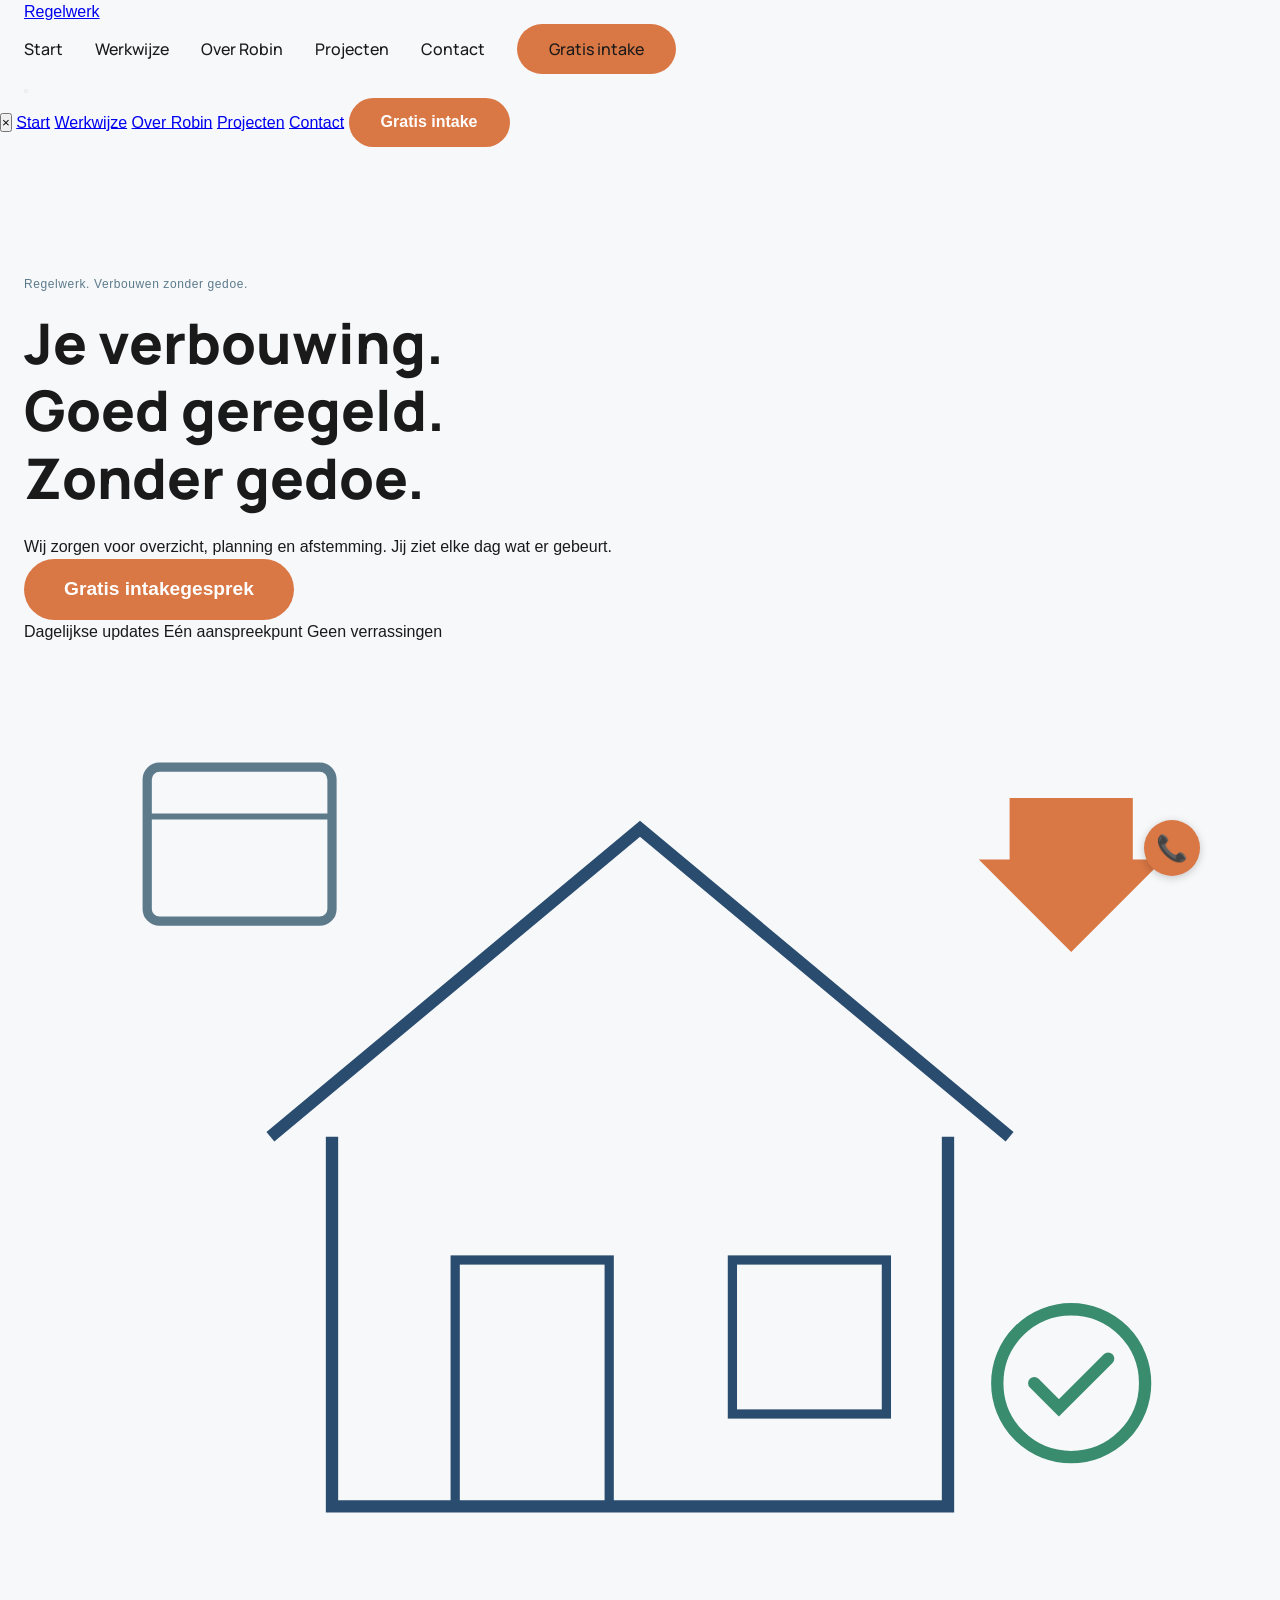
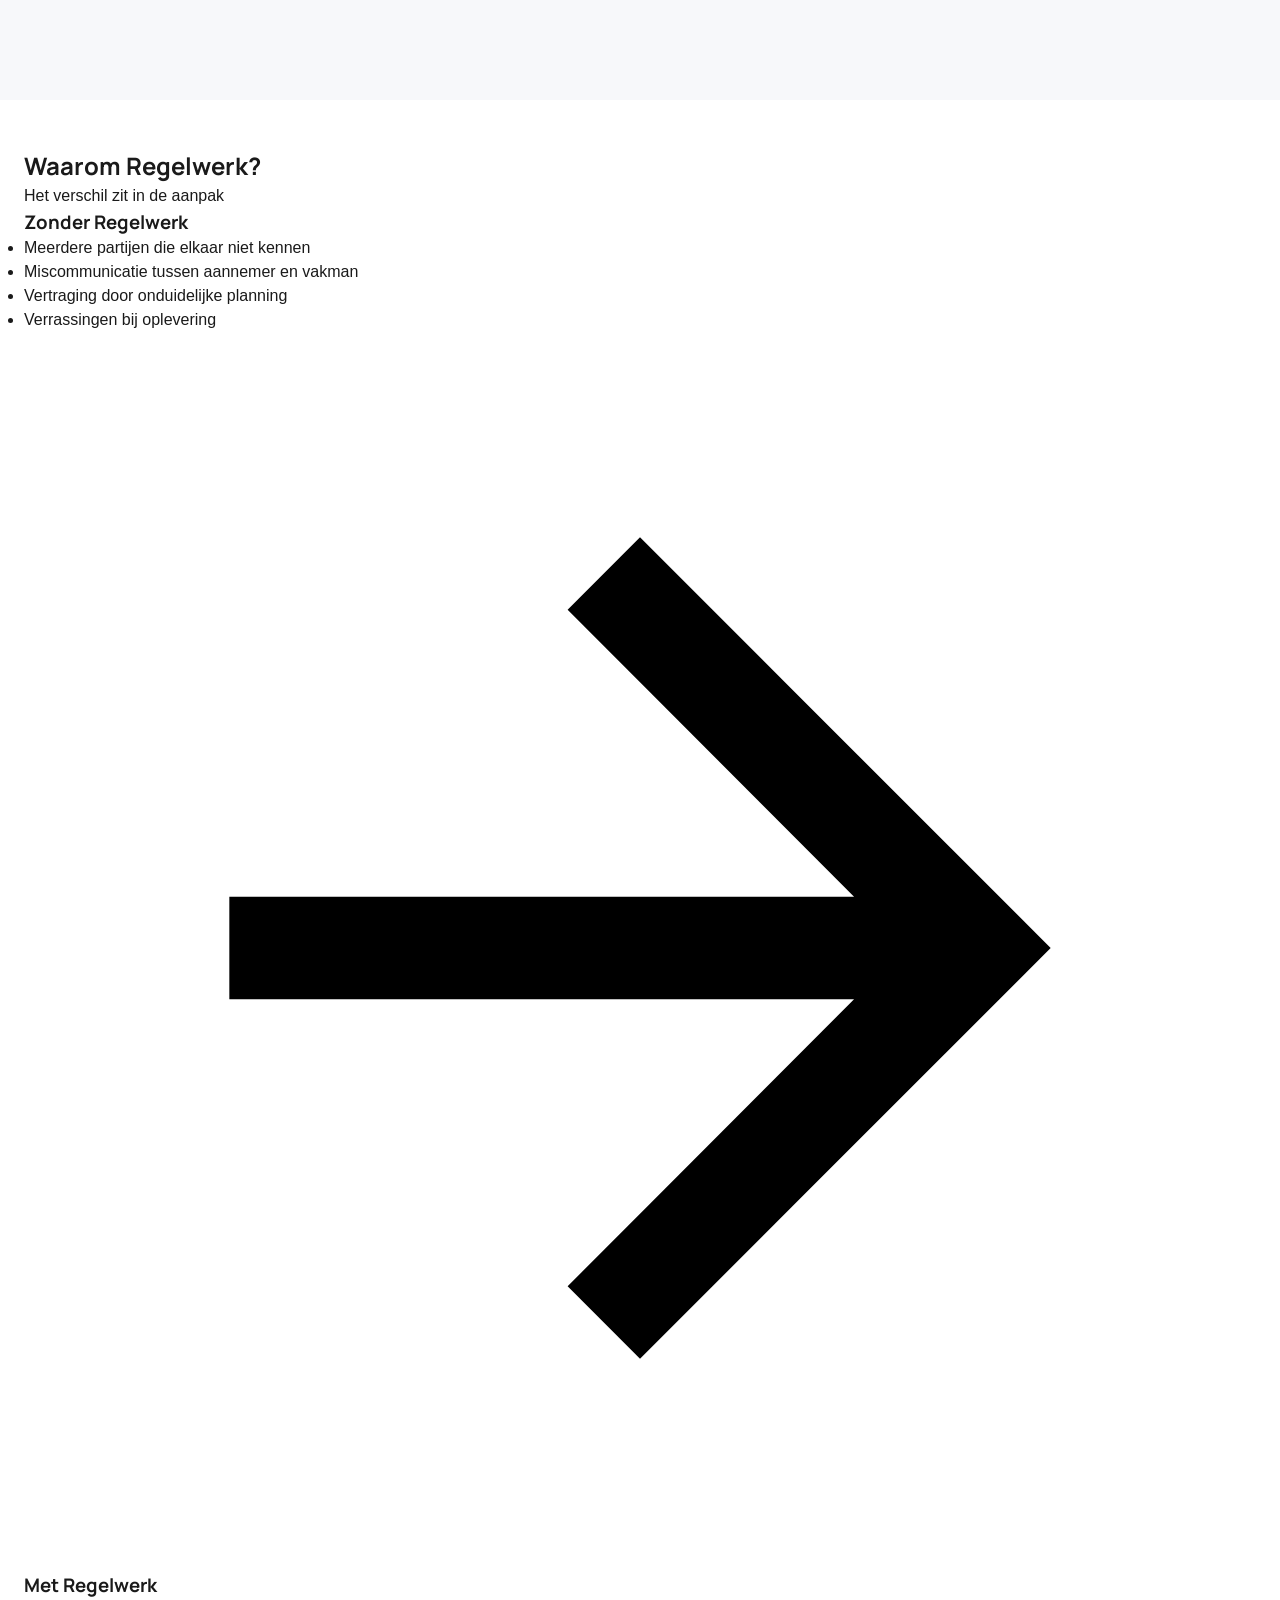
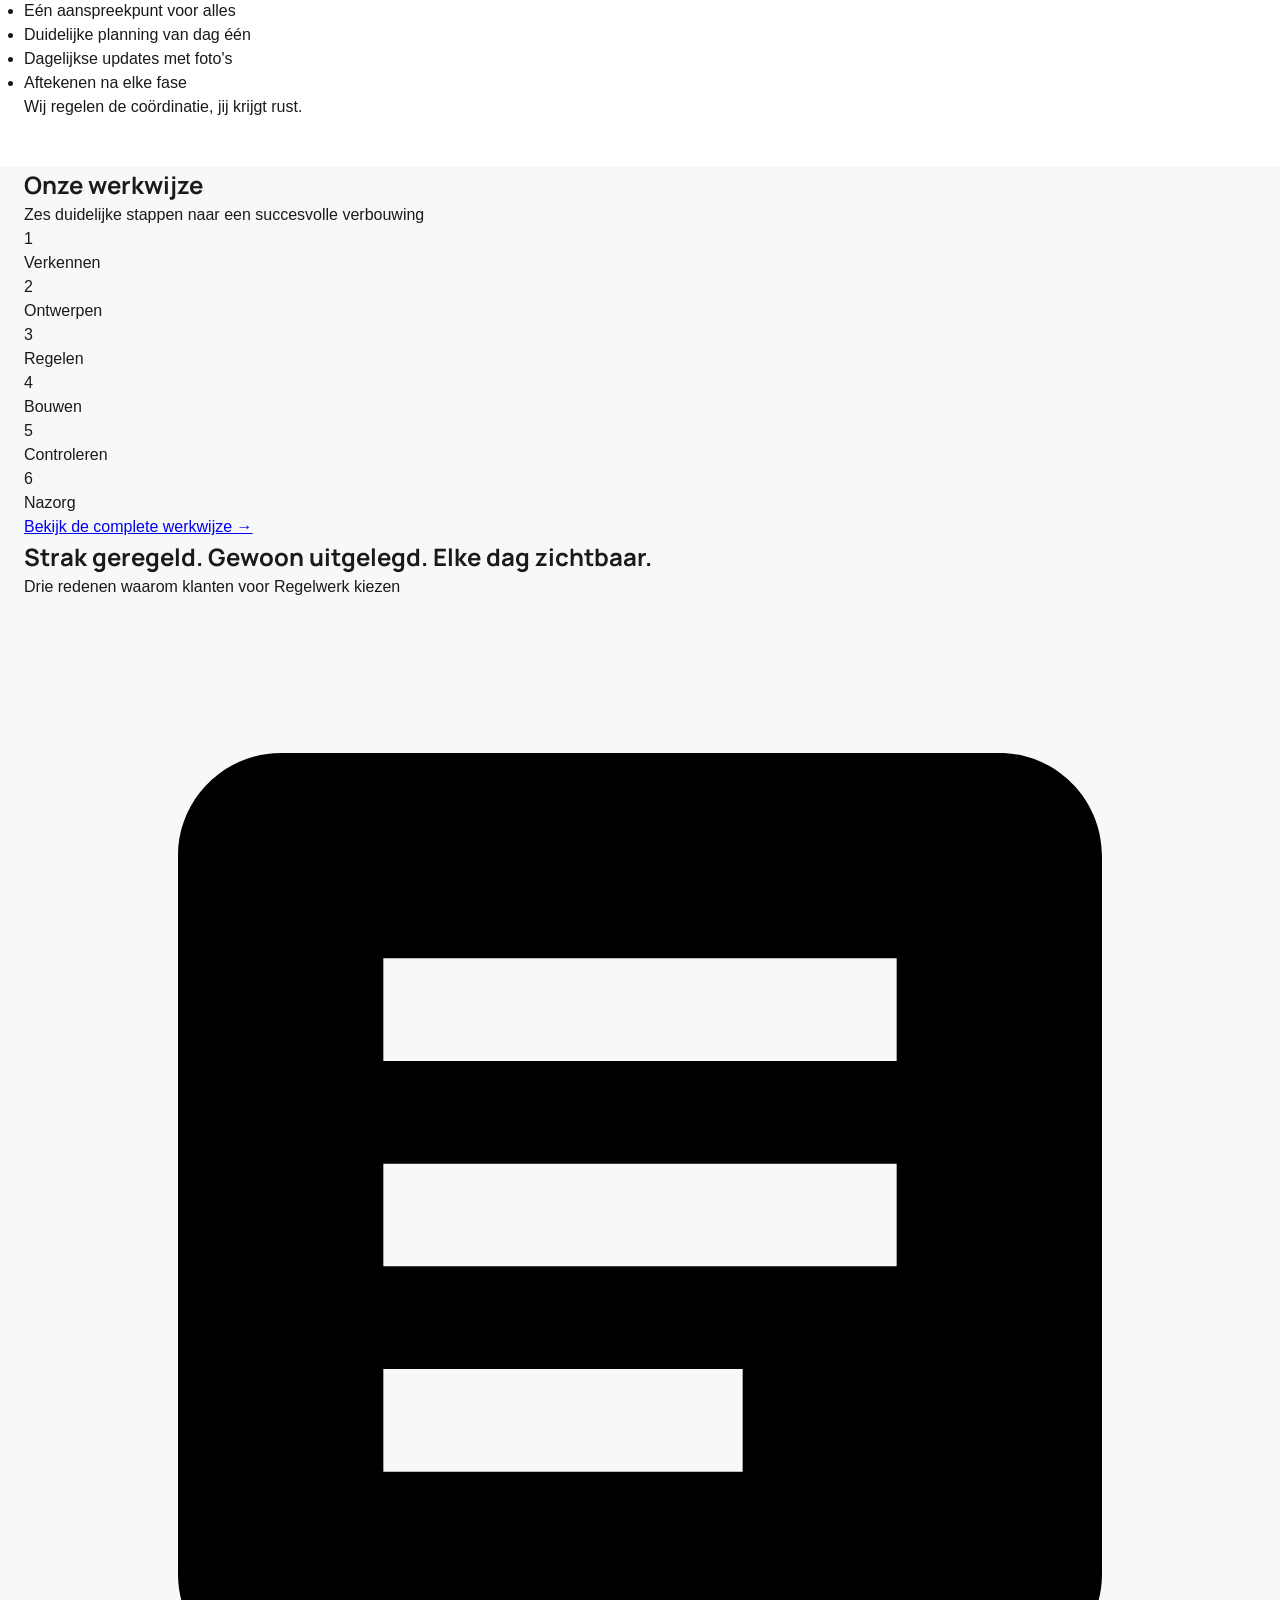
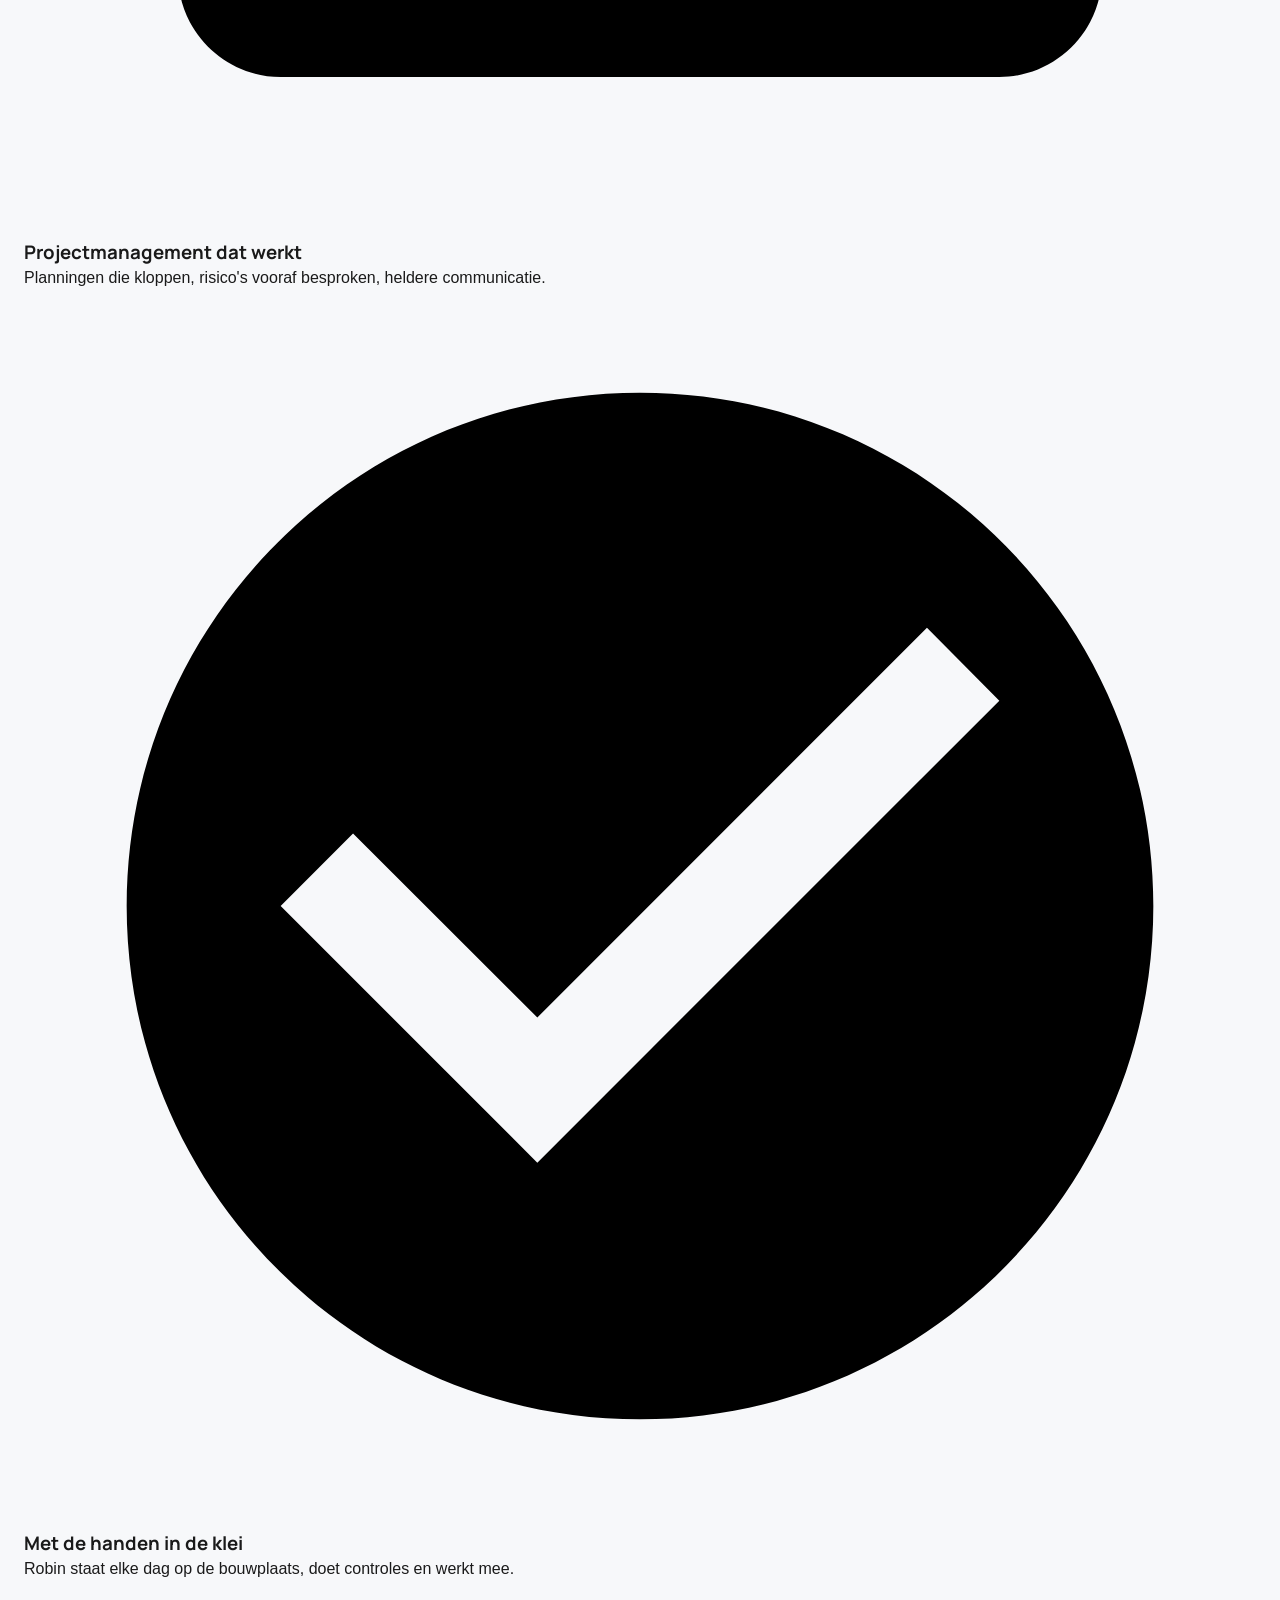
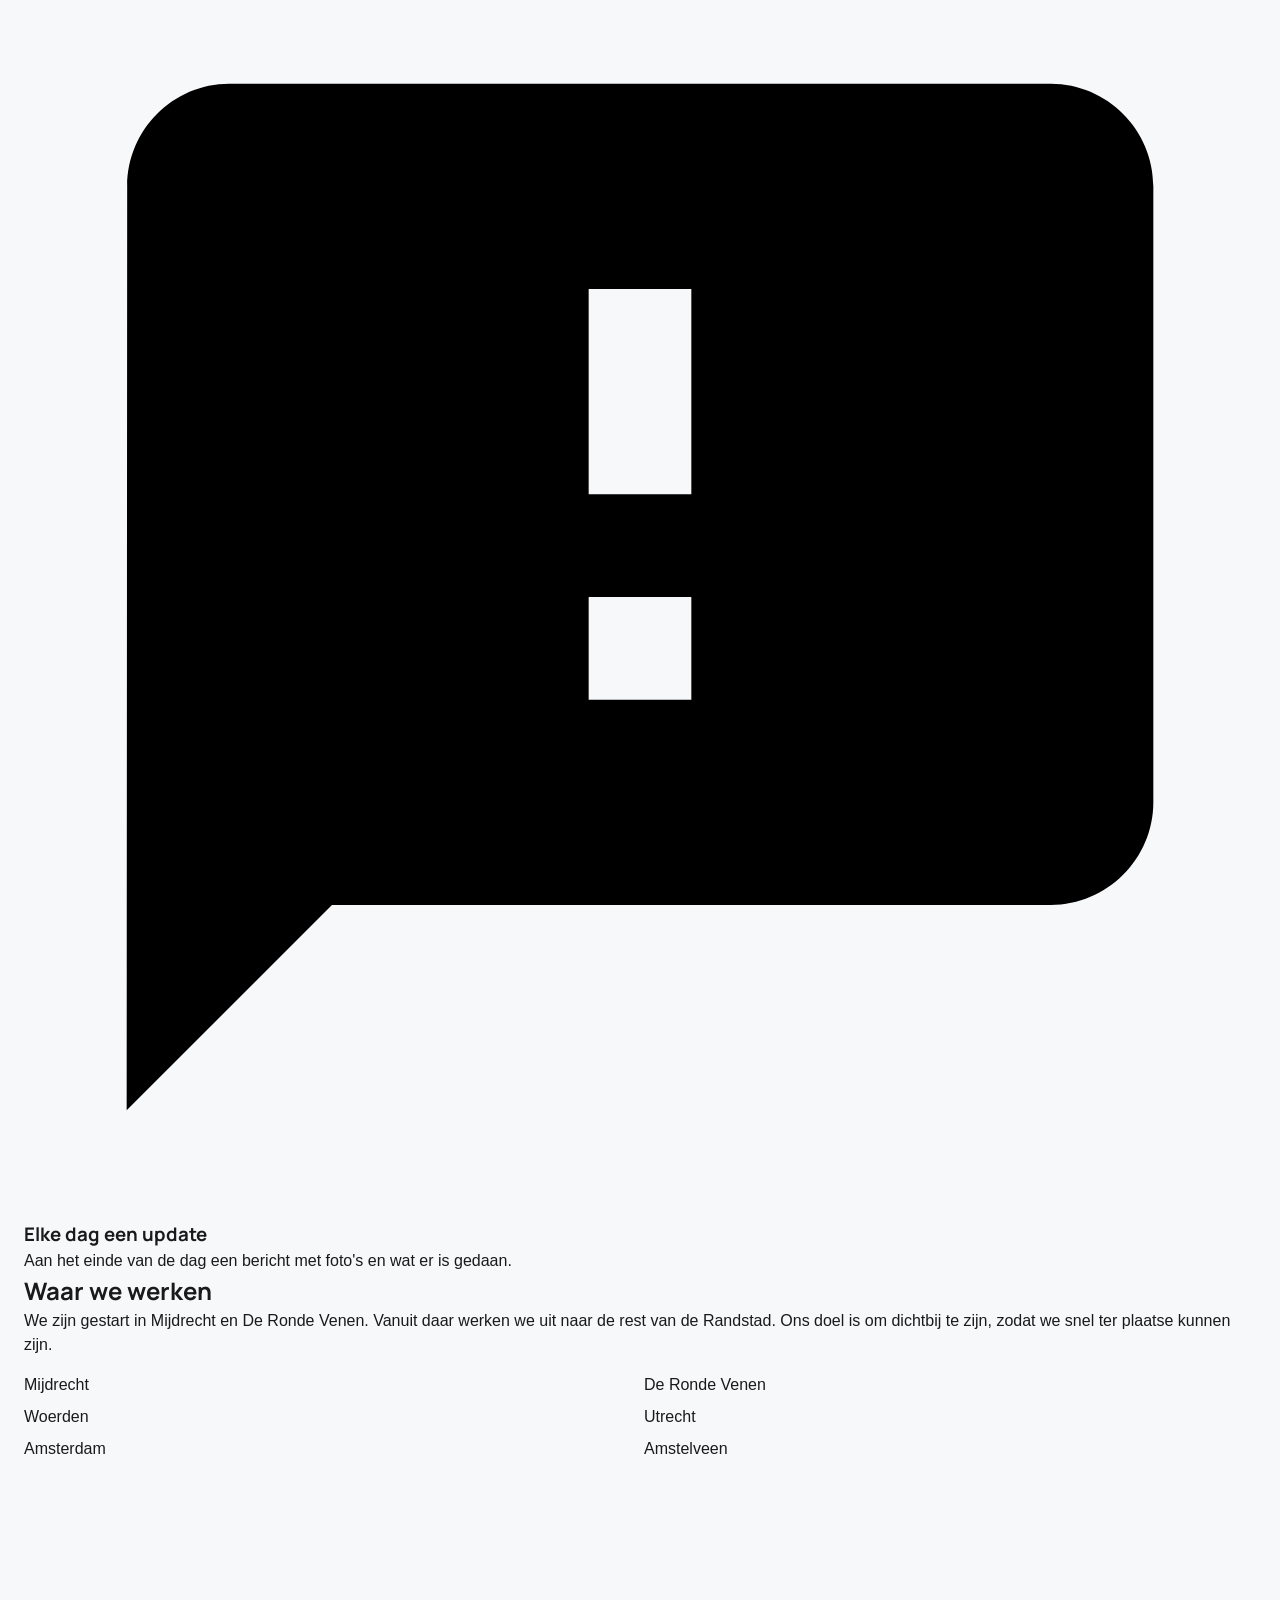
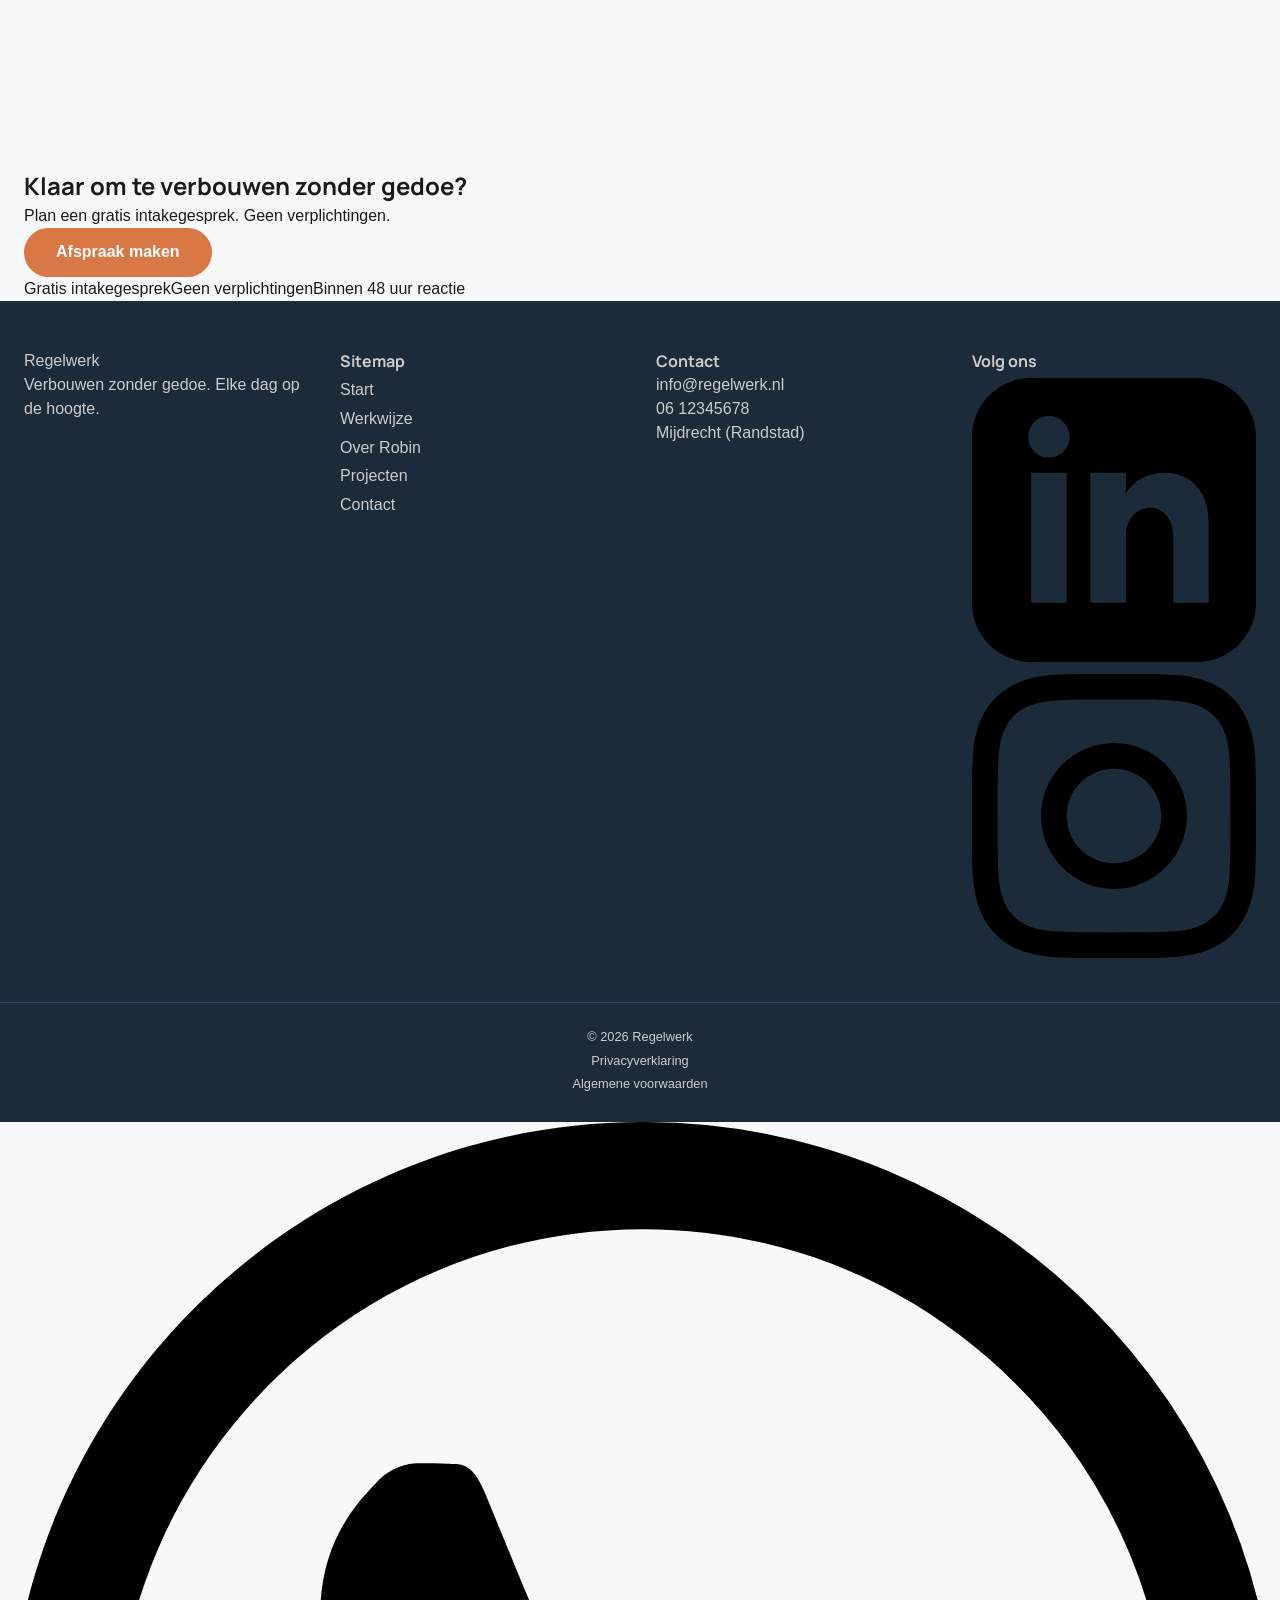
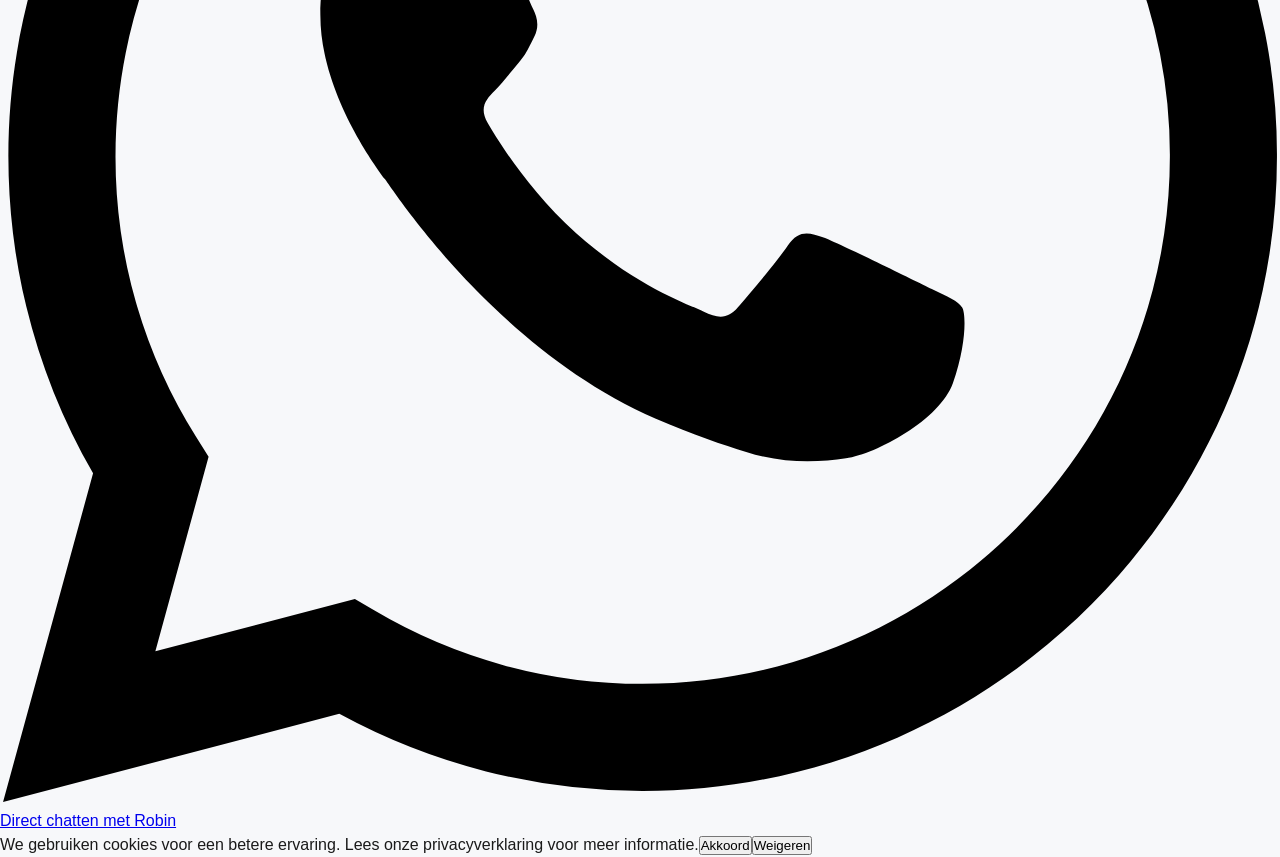
<file: index.html>
<!DOCTYPE html>
<html lang="nl">
<head>
  <meta charset="UTF-8">
  <meta name="viewport" content="width=device-width, initial-scale=1.0">
  <title>Regelwerk – Verbouwen zonder gedoe</title>
  <meta name="description" content="Regelwerk: bouwcoördinatie voor particulieren. Eén aanspreekpunt, dagelijkse updates, heldere planning. Van Mijdrecht tot de Randstad.">
  <link rel="preconnect" href="https://fonts.googleapis.com">
  <link rel="preconnect" href="https://fonts.gstatic.com" crossorigin>
  <link href="https://fonts.googleapis.com/css2?family=Manrope:wght@400;500;600;700;800&family=Nunito+Sans:wght@400;500;600;700&display=swap" rel="stylesheet">
  <link rel="stylesheet" href="style.css">
</head>
<body>

<nav class="nav" id="nav">
  <div class="container nav-inner">
    <a href="index.html" class="nav-logo">Regelwerk</a>
    <div class="nav-links">
      <a href="index.html" class="nav-link active">Start</a>
      <a href="werkwijze.html" class="nav-link">Werkwijze</a>
      <a href="over-robin.html" class="nav-link">Over Robin</a>
      <a href="projecten.html" class="nav-link">Projecten</a>
      <a href="contact.html" class="nav-link">Contact</a>
      <a href="contact.html" class="btn-primary nav-cta">Gratis intake</a>
    </div>
    <button class="nav-mobile-btn" aria-label="Menu"><span></span><span></span><span></span></button>
  </div>
</nav>

<div class="nav-mobile-menu" id="mobileMenu">
  <button class="nav-mobile-close">&times;</button>
  <a href="index.html" class="nav-link">Start</a>
  <a href="werkwijze.html" class="nav-link">Werkwijze</a>
  <a href="over-robin.html" class="nav-link">Over Robin</a>
  <a href="projecten.html" class="nav-link">Projecten</a>
  <a href="contact.html" class="nav-link">Contact</a>
  <a href="contact.html" class="btn-primary">Gratis intake</a>
</div>

<main>
  <!-- Hero -->
  <section class="hero">
    <div class="container hero-inner">
      <div class="hero-content fade-in">
        <p class="hero-label">Regelwerk. Verbouwen zonder gedoe.</p>
        <h1 class="hero-title">Je verbouwing.<br>Goed geregeld.<br>Zonder gedoe.</h1>
        <p class="hero-subtitle">Wij zorgen voor overzicht, planning en afstemming. Jij ziet elke dag wat er gebeurt.</p>
        <div class="hero-cta"><a href="contact.html" class="btn-primary btn-large">Gratis intakegesprek</a></div>
        <div class="hero-trust">
          <span class="trust-dot"></span><span>Dagelijkse updates</span>
          <span class="trust-dot"></span><span>Eén aanspreekpunt</span>
          <span class="trust-dot"></span><span>Geen verrassingen</span>
        </div>
      </div>
      <div class="hero-visual fade-in">
        <div class="hero-illustration">
          <svg viewBox="0 0 200 160" fill="none" xmlns="http://www.w3.org/2000/svg">
            <path d="M40 80 L100 30 L160 80" stroke="#2A4D6F" stroke-width="2" fill="none"/>
            <path d="M50 80 L50 140 L150 140 L150 80" stroke="#2A4D6F" stroke-width="2" fill="none"/>
            <rect x="70" y="100" width="25" height="40" stroke="#2A4D6F" stroke-width="1.5" fill="none"/>
            <rect x="115" y="100" width="25" height="25" stroke="#2A4D6F" stroke-width="1.5" fill="none"/>
            <path d="M170 50 L185 35 L180 35 L180 25 L160 25 L160 35 L155 35 Z" fill="#D97745"/>
            <rect x="20" y="20" width="30" height="25" rx="2" stroke="#5C7A8A" stroke-width="1.5" fill="none"/>
            <line x1="20" y1="28" x2="50" y2="28" stroke="#5C7A8A" stroke-width="1"/>
            <circle cx="170" cy="120" r="12" stroke="#3A8C6E" stroke-width="2" fill="none"/>
            <path d="M164 120 L168 124 L176 116" stroke="#3A8C6E" stroke-width="2" fill="none" stroke-linecap="round"/>
          </svg>
        </div>
      </div>
    </div>
  </section>

  <!-- Probleem / Oplossing -->
  <section class="problem-solution">
    <div class="container">
      <div class="ps-header fade-in"><h2 class="ps-title">Waarom Regelwerk?</h2><p class="ps-subtitle">Het verschil zit in de aanpak</p></div>
      <div class="ps-grid fade-in">
        <div class="ps-block without">
          <h3 class="ps-block-title">Zonder Regelwerk</h3>
          <ul class="ps-list">
            <li>Meerdere partijen die elkaar niet kennen</li>
            <li>Miscommunicatie tussen aannemer en vakman</li>
            <li>Vertraging door onduidelijke planning</li>
            <li>Verrassingen bij oplevering</li>
          </ul>
        </div>
        <div class="ps-arrow"><svg viewBox="0 0 24 24"><path d="M12 4l-1.41 1.41L16.17 11H4v2h12.17l-5.58 5.59L12 20l8-8z"/></svg></div>
        <div class="ps-block with">
          <h3 class="ps-block-title">Met Regelwerk</h3>
          <ul class="ps-list">
            <li>Eén aanspreekpunt voor alles</li>
            <li>Duidelijke planning van dag één</li>
            <li>Dagelijkse updates met foto's</li>
            <li>Aftekenen na elke fase</li>
          </ul>
        </div>
      </div>
      <p class="ps-footer fade-in">Wij regelen de coördinatie, jij krijgt rust.</p>
    </div>
  </section>

  <!-- Werkwijze voorbeeld -->
  <section class="process-preview">
    <div class="container">
      <div class="pp-header fade-in"><h2 class="pp-title">Onze werkwijze</h2><p class="pp-subtitle">Zes duidelijke stappen naar een succesvolle verbouwing</p></div>
      <div class="pp-timeline fade-in">
        <div class="pp-step"><div class="pp-dot">1</div><span class="pp-label">Verkennen</span></div>
        <div class="pp-step"><div class="pp-dot">2</div><span class="pp-label">Ontwerpen</span></div>
        <div class="pp-step"><div class="pp-dot">3</div><span class="pp-label">Regelen</span></div>
        <div class="pp-step"><div class="pp-dot">4</div><span class="pp-label">Bouwen</span></div>
        <div class="pp-step"><div class="pp-dot">5</div><span class="pp-label">Controleren</span></div>
        <div class="pp-step"><div class="pp-dot">6</div><span class="pp-label">Nazorg</span></div>
      </div>
      <div class="pp-link fade-in"><a href="werkwijze.html" class="btn-secondary">Bekijk de complete werkwijze →</a></div>
    </div>
  </section>

  <!-- Vertrouwenssectie met iconen -->
  <section class="trust-section">
    <div class="container">
      <div class="ts-header fade-in"><h2 class="ts-title">Strak geregeld. Gewoon uitgelegd. Elke dag zichtbaar.</h2><p class="ts-subtitle">Drie redenen waarom klanten voor Regelwerk kiezen</p></div>
      <div class="ts-grid fade-in">
        <div class="ts-item">
          <div class="ts-icon"><svg viewBox="0 0 24 24"><path d="M19 3H5c-1.1 0-2 .9-2 2v14c0 1.1.9 2 2 2h14c1.1 0 2-.9 2-2V5c0-1.1-.9-2-2-2zm-5 14H7v-2h7v2zm3-4H7v-2h10v2zm0-4H7V7h10v2z"/></svg></div>
          <h3 class="ts-item-title">Projectmanagement dat werkt</h3>
          <p class="ts-item-text">Planningen die kloppen, risico's vooraf besproken, heldere communicatie.</p>
        </div>
        <div class="ts-item">
          <div class="ts-icon"><svg viewBox="0 0 24 24"><path d="M12 2C6.48 2 2 6.48 2 12s4.48 10 10 10 10-4.48 10-10S17.52 2 12 2zm-2 15l-5-5 1.41-1.41L10 14.17l7.59-7.59L19 8l-9 9z"/></svg></div>
          <h3 class="ts-item-title">Met de handen in de klei</h3>
          <p class="ts-item-text">Robin staat elke dag op de bouwplaats, doet controles en werkt mee.</p>
        </div>
        <div class="ts-item">
          <div class="ts-icon"><svg viewBox="0 0 24 24"><path d="M20 2H4c-1.1 0-1.99.9-1.99 2L2 22l4-4h14c1.1 0 2-.9 2-2V4c0-1.1-.9-2-2-2zm-7 12h-2v-2h2v2zm0-4h-2V6h2v4z"/></svg></div>
          <h3 class="ts-item-title">Elke dag een update</h3>
          <p class="ts-item-text">Aan het einde van de dag een bericht met foto's en wat er is gedaan.</p>
        </div>
      </div>
    </div>
  </section>

  <!-- Regio (kaart blijft behouden) -->
  <section class="region-section">
    <div class="container region-inner">
      <div class="fade-in">
        <h2 class="region-title">Waar we werken</h2>
        <p class="region-text">We zijn gestart in Mijdrecht en De Ronde Venen. Vanuit daar werken we uit naar de rest van de Randstad. Ons doel is om dichtbij te zijn, zodat we snel ter plaatse kunnen zijn.</p>
        <div class="region-list">
          <span class="region-tag">Mijdrecht</span>
          <span class="region-tag">De Ronde Venen</span>
          <span class="region-tag">Woerden</span>
          <span class="region-tag">Utrecht</span>
          <span class="region-tag">Amsterdam</span>
          <span class="region-tag">Amstelveen</span>
        </div>
      </div>
      <div class="region-map fade-in">
        <iframe src="https://www.openstreetmap.org/export/embed.html?bbox=4.7%2C52.1%2C5.0%2C52.3&amp;layer=mapnik&amp;marker=52.2%2C4.85" width="100%" height="300" style="border:0; border-radius: 16px;" allowfullscreen="" loading="lazy"></iframe>
      </div>
    </div>
  </section>

  <!-- Gratis intake strook -->
  <section class="intake-strip">
    <div class="container fade-in">
      <h2 class="is-title">Klaar om te verbouwen zonder gedoe?</h2>
      <p class="is-subtitle">Plan een gratis intakegesprek. Geen verplichtingen.</p>
      <a href="contact.html" class="btn-primary">Afspraak maken</a>
      <div class="is-labels"><span>Gratis intakegesprek</span><span>Geen verplichtingen</span><span>Binnen 48 uur reactie</span></div>
    </div>
  </section>
</main>

<footer class="footer">
  <div class="container footer-grid">
    <div><div class="footer-brand">Regelwerk</div><p class="footer-tagline">Verbouwen zonder gedoe. Elke dag op de hoogte.</p></div>
    <div><h4 class="footer-heading">Sitemap</h4><div class="footer-links"><a href="index.html" class="footer-link">Start</a><a href="werkwijze.html" class="footer-link">Werkwijze</a><a href="over-robin.html" class="footer-link">Over Robin</a><a href="projecten.html" class="footer-link">Projecten</a><a href="contact.html" class="footer-link">Contact</a></div></div>
    <div><h4 class="footer-heading">Contact</h4><div class="footer-contact"><div>info@regelwerk.nl</div><div>06 12345678</div><div>Mijdrecht (Randstad)</div></div></div>
    <div><h4 class="footer-heading">Volg ons</h4><div class="footer-social"><a href="#" aria-label="LinkedIn"><svg viewBox="0 0 24 24"><path d="M19 0h-14c-2.761 0-5 2.239-5 5v14c0 2.761 2.239 5 5 5h14c2.762 0 5-2.239 5-5v-14c0-2.761-2.238-5-5-5zm-11 19h-3v-11h3v11zm-1.5-12.268c-.966 0-1.75-.79-1.75-1.764s.784-1.764 1.75-1.764 1.75.79 1.75 1.764-.783 1.764-1.75 1.764zm13.5 12.268h-3v-5.604c0-3.368-4-3.113-4 0v5.604h-3v-11h3v1.765c1.396-2.586 7-2.777 7 2.476v6.759z"/></svg></a><a href="#" aria-label="Instagram"><svg viewBox="0 0 24 24"><path d="M12 2.163c3.204 0 3.584.012 4.85.07 3.252.148 4.771 1.691 4.919 4.919.058 1.265.069 1.645.069 4.849 0 3.205-.012 3.584-.069 4.849-.149 3.225-1.664 4.771-4.919 4.919-1.266.058-1.644.07-4.85.07-3.204 0-3.584-.012-4.849-.07-3.26-.149-4.771-1.699-4.919-4.92-.058-1.265-.07-1.644-.07-4.849 0-3.204.013-3.583.07-4.849.149-3.227 1.664-4.771 4.919-4.919 1.266-.057 1.645-.069 4.849-.069zm0-2.163c-3.259 0-3.667.014-4.947.072-4.358.2-6.78 2.618-6.98 6.98-.059 1.281-.073 1.689-.073 4.948 0 3.259.014 3.668.072 4.948.2 4.358 2.618 6.78 6.98 6.98 1.281.058 1.689.072 4.948.072 3.259 0 3.668-.014 4.948-.072 4.354-.2 6.782-2.618 6.979-6.98.059-1.28.073-1.689.073-4.948 0-3.259-.014-3.667-.072-4.947-.196-4.354-2.617-6.78-6.979-6.98-1.281-.059-1.69-.073-4.949-.073zm0 5.838c-3.403 0-6.162 2.759-6.162 6.162s2.759 6.163 6.162 6.163 6.162-2.759 6.162-6.163c0-3.403-2.759-6.162-6.162-6.162zm0 10.162c-2.209 0-4-1.79-4-4 0-2.209 1.791-4 4-4s4 1.791 4 4c0 2.21-1.791 4-4 4z"/></svg></a></div></div>
  </div>
  <div class="container footer-bottom"><div class="footer-copyright">© 2026 Regelwerk</div><div class="footer-legal"><a href="#">Privacyverklaring</a><a href="#">Algemene voorwaarden</a></div></div>
</footer>

<a href="https://wa.me/31612345678" class="whatsapp-btn" target="_blank" rel="noopener"><svg viewBox="0 0 24 24"><path d="M17.472 14.382c-.297-.149-1.758-.867-2.03-.967-.273-.099-.471-.148-.67.15-.197.297-.767.966-.94 1.164-.173.199-.347.223-.644.075-.297-.15-1.255-.463-2.39-1.475-.883-.788-1.48-1.761-1.653-2.059-.173-.297-.018-.458.13-.606.134-.133.298-.347.446-.52.149-.174.198-.298.298-.497.099-.198.05-.371-.025-.52-.075-.149-.669-1.612-.916-2.207-.242-.579-.487-.5-.669-.51-.173-.008-.371-.01-.57-.01-.198 0-.52.074-.792.372-.272.297-1.04 1.016-1.04 2.479 0 1.462 1.065 2.875 1.213 3.074.149.198 2.096 3.2 5.077 4.487.709.306 1.262.489 1.694.625.712.227 1.36.195 1.871.118.571-.085 1.758-.719 2.006-1.413.248-.694.248-1.289.173-1.413-.074-.124-.272-.198-.57-.347m-5.421 7.403h-.004a9.87 9.87 0 01-5.031-1.378l-.361-.214-3.741.982.998-3.648-.235-.374a9.86 9.86 0 01-1.51-5.26c.001-5.45 4.436-9.884 9.888-9.884 2.64 0 5.122 1.03 6.988 2.898a9.825 9.825 0 012.893 6.994c-.003 5.45-4.437 9.884-9.885 9.884m8.413-18.297A11.815 11.815 0 0012.05 0C5.495 0 .16 5.335.157 11.892c0 2.096.547 4.142 1.588 5.945L.057 24l6.305-1.654a11.882 11.882 0 005.683 1.448h.005c6.554 0 11.89-5.335 11.893-11.893a11.821 11.821 0 00-3.48-8.413z"/></svg><span class="whatsapp-tooltip">Direct chatten met Robin</span></a>
<a href="contact.html" class="floating-intake" aria-label="Gratis intake">📞</a>

<div class="cookie-banner" id="cookieBanner"><span class="cookie-text">We gebruiken cookies voor een betere ervaring. Lees onze privacyverklaring voor meer informatie.</span><button class="cookie-btn" onclick="acceptCookies()">Akkoord</button><button class="cookie-btn cookie-btn-secondary" onclick="declineCookies()">Weigeren</button></div>

<script src="script.js"></script>
</body>
</html>
</file>
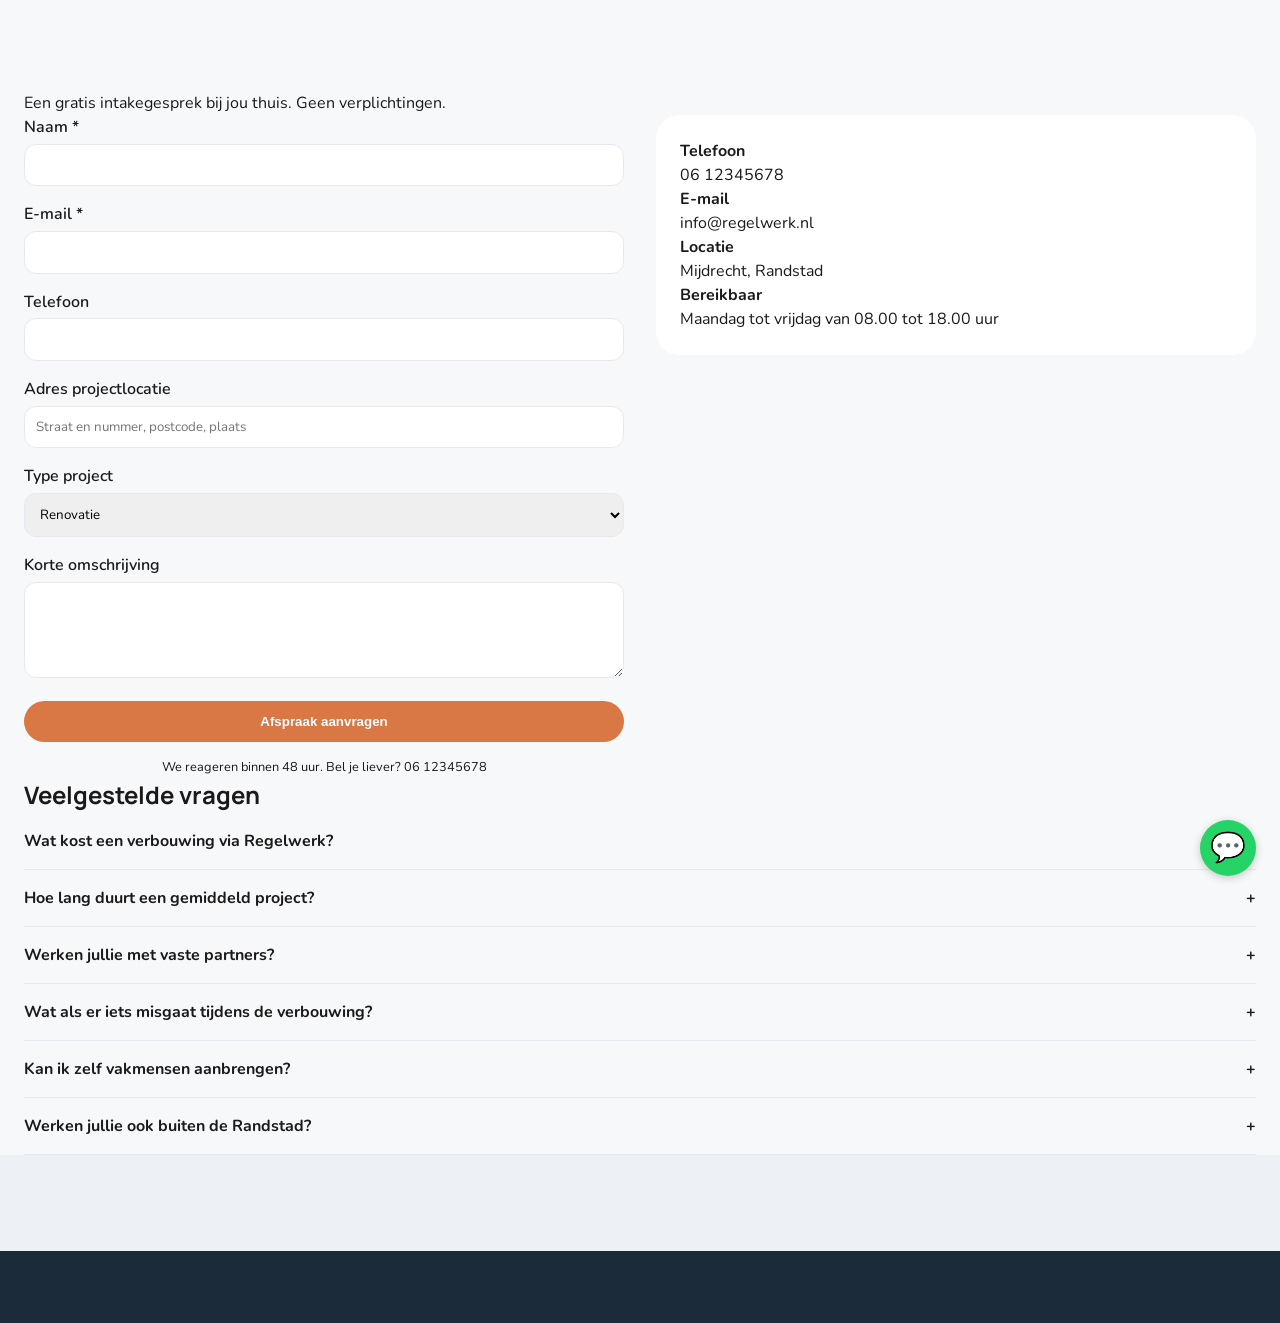
<file: contact.html>
<!DOCTYPE html>
<html lang="nl">
<head>
  <meta charset="UTF-8">
  <meta name="viewport" content="width=device-width, initial-scale=1.0">
  <title>Regelwerk – Contact & gratis intake</title>
  <link rel="preconnect" href="https://fonts.googleapis.com">
  <link rel="preconnect" href="https://fonts.gstatic.com" crossorigin>
  <link href="https://fonts.googleapis.com/css2?family=Manrope:wght@400;500;600;700;800&family=Nunito:ital,wght@0,400;0,500;0,600;0,700;1,400&display=swap" rel="stylesheet">
  <link rel="stylesheet" href="style.css">
</head>
<body>

<nav class="navbar"><!--zelfde--></nav>
<div class="mobile-menu" id="mobileMenu"></div>

<section class="page-hero">
  <div class="container">
    <h1>Laten we kennismaken.</h1>
    <p class="subtitle">Een gratis intakegesprek bij jou thuis. Geen verplichtingen.</p>
  </div>
</section>

<section class="contact-section">
  <div class="container">
    <div class="contact-grid">
      <div class="contact-form">
        <form id="contactForm" action="#" method="post">
          <div class="form-group">
            <label for="name">Naam *</label>
            <input type="text" id="name" name="name" required>
          </div>
          <div class="form-group">
            <label for="email">E-mail *</label>
            <input type="email" id="email" name="email" required>
          </div>
          <div class="form-group">
            <label for="phone">Telefoon</label>
            <input type="tel" id="phone" name="phone">
          </div>
          <div class="form-group">
            <label for="address">Adres projectlocatie</label>
            <input type="text" id="address" name="address" placeholder="Straat en nummer, postcode, plaats">
          </div>
          <div class="form-group">
            <label for="projecttype">Type project</label>
            <select id="projecttype" name="projecttype">
              <option>Renovatie</option><option>Verbouwing</option><option>Uitbouw</option><option>Nog onzeker</option>
            </select>
          </div>
          <div class="form-group">
            <label for="message">Korte omschrijving</label>
            <textarea id="message" name="message" rows="4"></textarea>
          </div>
          <button type="submit" class="btn-primary btn-block">Afspraak aanvragen</button>
          <p class="form-footnote">We reageren binnen 48 uur. Bel je liever? 06 12345678</p>
        </form>
      </div>
      <div class="contact-info">
        <div class="info-card">
          <p><strong>Telefoon</strong><br>06 12345678</p>
          <p><strong>E-mail</strong><br>info@regelwerk.nl</p>
          <p><strong>Locatie</strong><br>Mijdrecht, Randstad</p>
          <p><strong>Bereikbaar</strong><br>Maandag tot vrijdag van 08.00 tot 18.00 uur</p>
        </div>
        <div class="map">
          <iframe src="https://www.openstreetmap.org/export/embed.html?bbox=4.7%2C52.1%2C5.0%2C52.3&amp;layer=mapnik&amp;marker=52.2%2C4.85" width="100%" height="250" style="border:0; border-radius: 16px;" allowfullscreen></iframe>
        </div>
      </div>
    </div>
  </div>
</section>

<section class="faq">
  <div class="container">
    <h2>Veelgestelde vragen</h2>
    <div class="accordion">
      <div class="accordion-item">
        <div class="accordion-question">Wat kost een verbouwing via Regelwerk? <span class="accordion-icon">+</span></div>
        <div class="accordion-answer">Dat hangt af van je wensen. Na het intakegesprek en ontwerp krijg je een gedetailleerde offerte. Geen verrassingen achteraf.</div>
      </div>
      <div class="accordion-item">
        <div class="accordion-question">Hoe lang duurt een gemiddeld project? <span class="accordion-icon">+</span></div>
        <div class="accordion-answer">Een badkamerrenovatie duurt 2 tot 3 weken. Een complete woningverbouwing 2 tot 4 maanden. We maken een realistische planning die we samen afstemmen.</div>
      </div>
      <div class="accordion-item">
        <div class="accordion-question">Werken jullie met vaste partners? <span class="accordion-icon">+</span></div>
        <div class="accordion-answer">Ja. Robin werkt met een netwerk van betrouwbare vakmensen waar hij al mee heeft samengewerkt.</div>
      </div>
      <div class="accordion-item">
        <div class="accordion-question">Wat als er iets misgaat tijdens de verbouwing? <span class="accordion-icon">+</span></div>
        <div class="accordion-answer">Je hoort het direct. Geen verrassingen bij oplevering. We bespreken het probleem, de oplossing, en de eventuele impact op budget en planning.</div>
      </div>
      <div class="accordion-item">
        <div class="accordion-question">Kan ik zelf vakmensen aanbrengen? <span class="accordion-icon">+</span></div>
        <div class="accordion-answer">In principe wel, maar Robin selecteert zijn partners op kwaliteit en betrouwbaarheid. Eigen vakmensen kunnen we bespreken tijdens het intakegesprek.</div>
      </div>
      <div class="accordion-item">
        <div class="accordion-question">Werken jullie ook buiten de Randstad? <span class="accordion-icon">+</span></div>
        <div class="accordion-answer">We starten in Mijdrecht en omgeving. Daarna breiden we uit. Neem gerust contact op als je net buiten de Randstad zit. We kijken per project.</div>
      </div>
    </div>
  </div>
</section>

<section class="cta-banner"><!--zelfde--></section>
<footer class="footer"><!--zelfde--></footer>
<a href="https://wa.me/31612345678" class="whatsapp-float">💬</a>
<script src="script.js"></script>
</body>
</html>
</file>
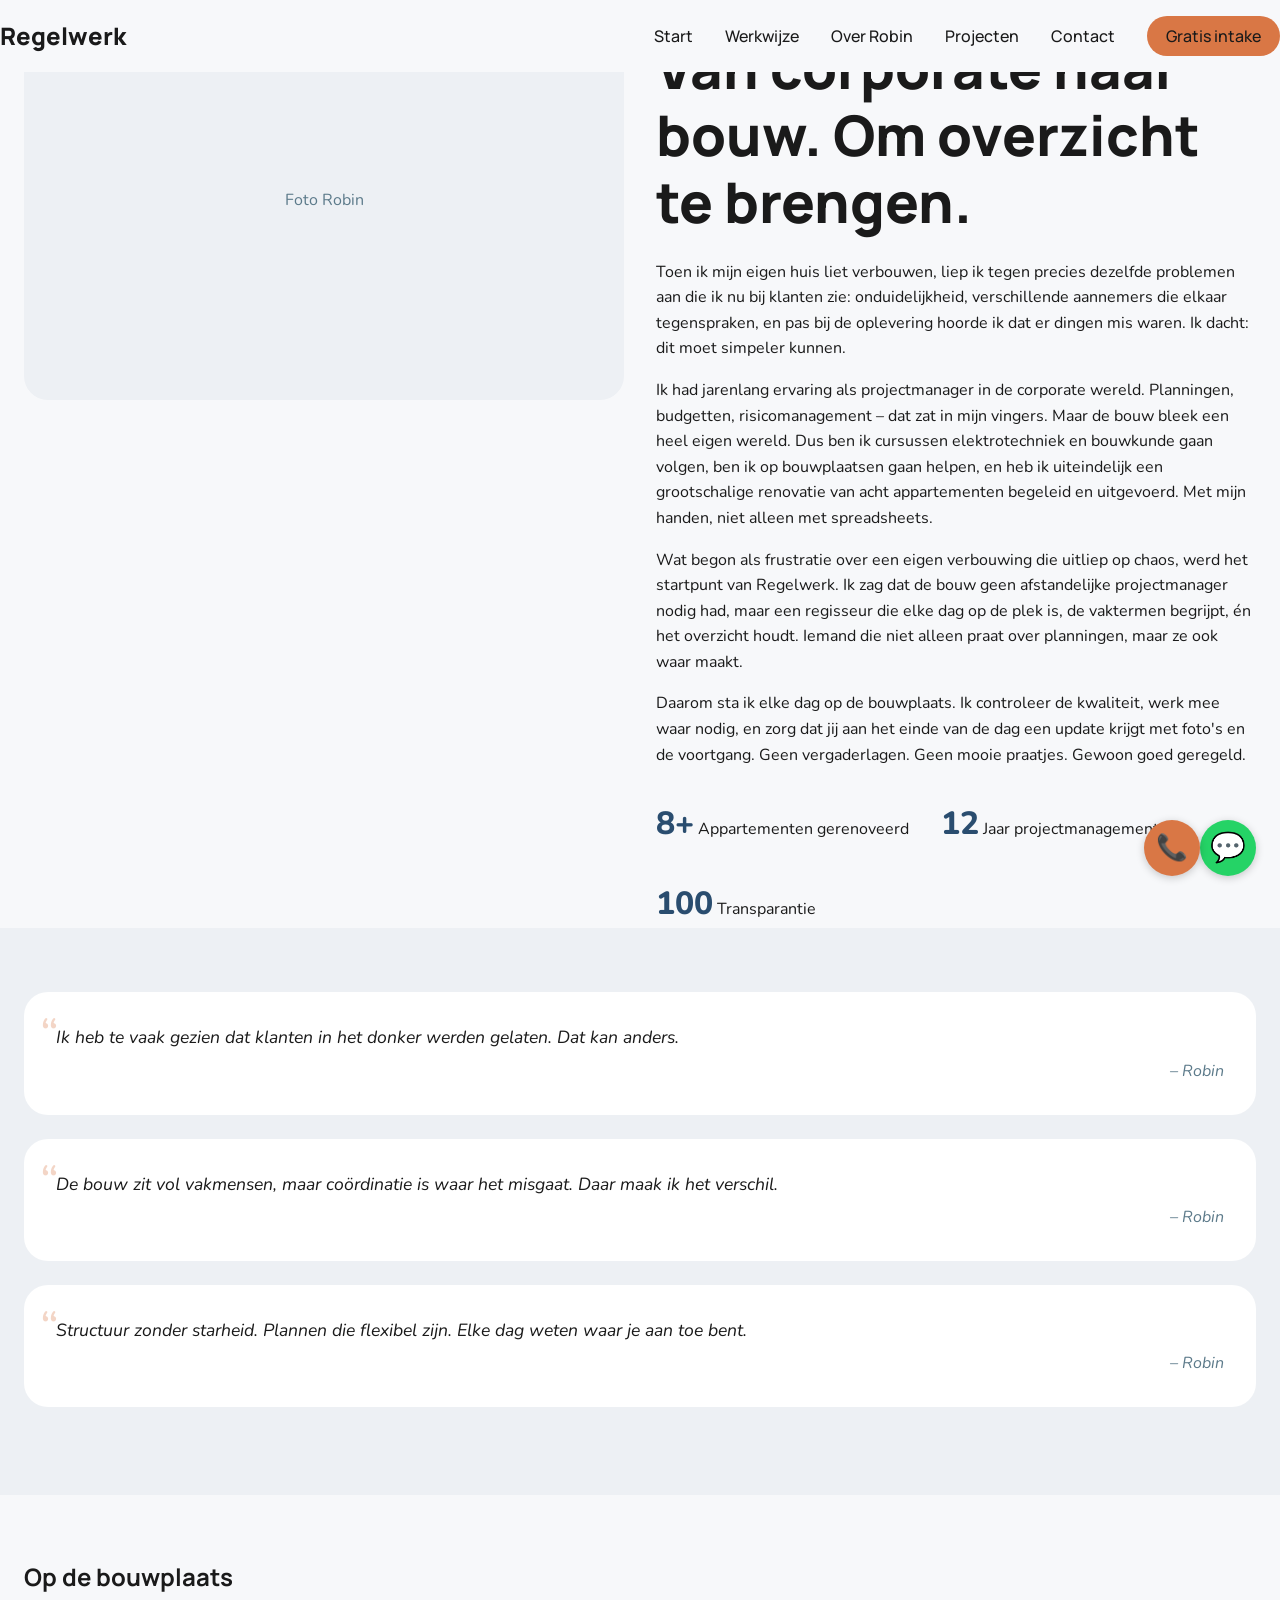
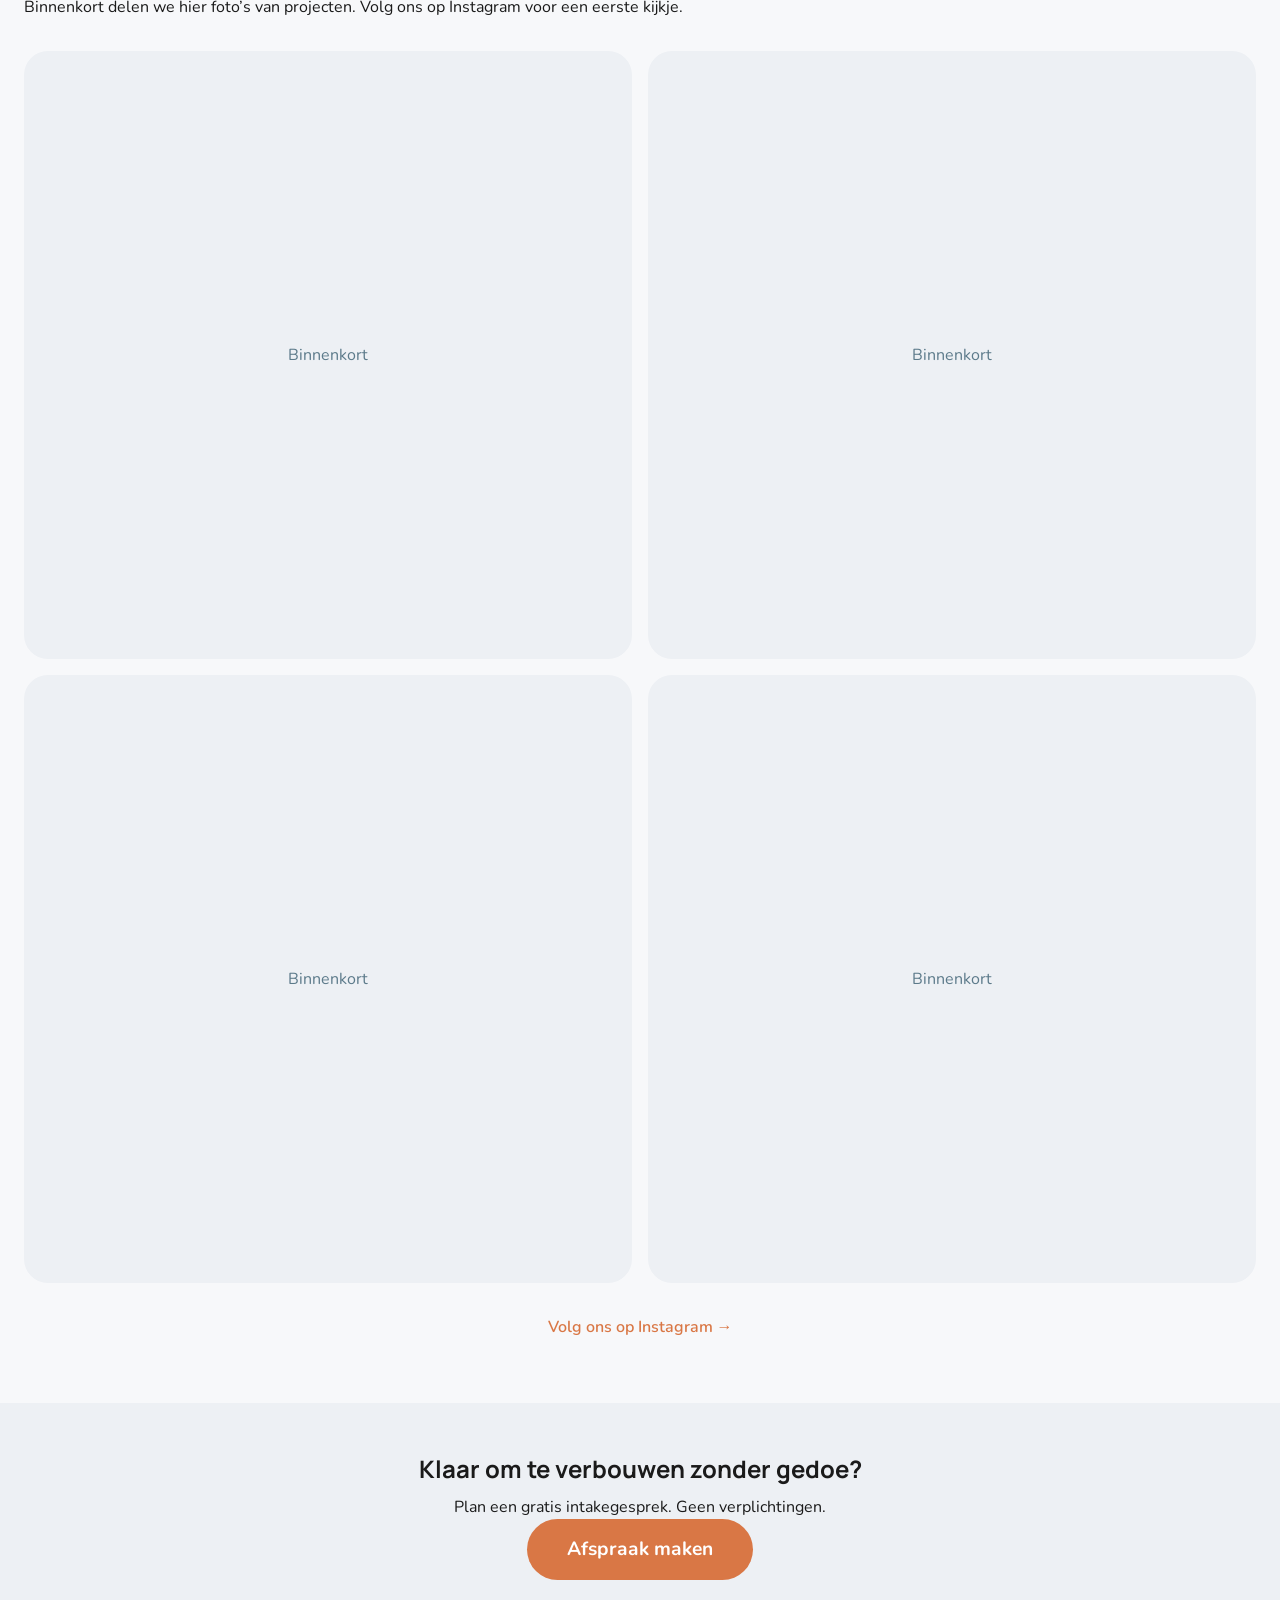
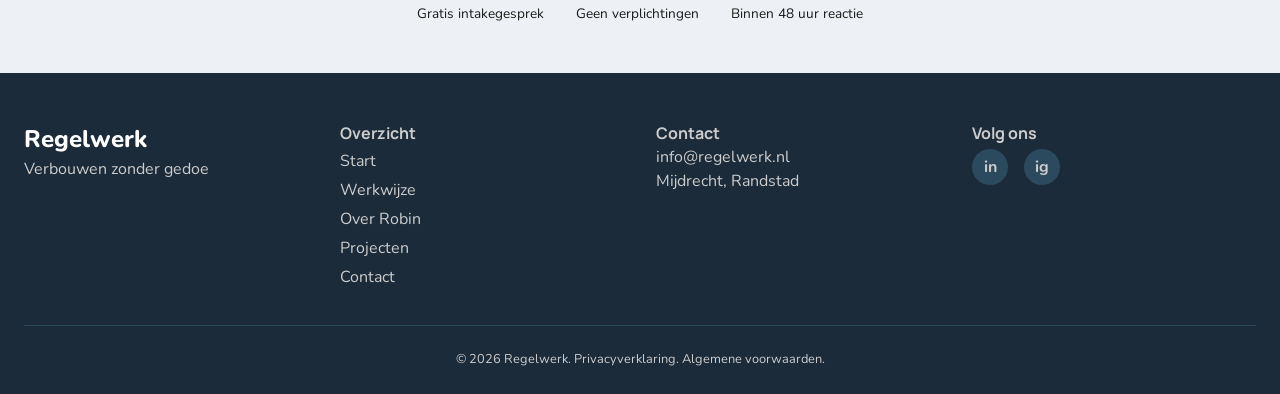
<file: over-robin.html>
<!DOCTYPE html>
<html lang="nl">
<head>
  <meta charset="UTF-8">
  <meta name="viewport" content="width=device-width, initial-scale=1.0">
  <title>Regelwerk – Over Robin Schaeffer</title>
  <link rel="preconnect" href="https://fonts.googleapis.com">
  <link rel="preconnect" href="https://fonts.gstatic.com" crossorigin>
  <link href="https://fonts.googleapis.com/css2?family=Manrope:wght@400;500;600;700;800&family=Nunito:ital,wght@0,400;0,500;0,600;0,700;1,400&display=swap" rel="stylesheet">
  <link rel="stylesheet" href="style.css">
</head>
<body>

<nav class="navbar"><div class="nav-container"><a href="index.html" class="logo">Regelwerk</a><div class="nav-links"><a href="index.html">Start</a><a href="werkwijze.html">Werkwijze</a><a href="over-robin.html">Over Robin</a><a href="projecten.html">Projecten</a><a href="contact.html">Contact</a><a href="contact.html" class="btn-small">Gratis intake</a></div><button class="mobile-menu-btn">☰</button></div></nav>
<div class="mobile-menu" id="mobileMenu"><button class="close-menu">✕</button><a href="index.html">Start</a><a href="werkwijze.html">Werkwijze</a><a href="over-robin.html">Over Robin</a><a href="projecten.html">Projecten</a><a href="contact.html">Contact</a><a href="contact.html" class="btn-primary btn-block">Gratis intake</a></div>

<section class="page-hero">
  <div class="container">
    <div class="about-grid">
      <div class="about-image"><div class="placeholder-img">Foto Robin</div></div>
      <div class="about-text">
        <div class="hero-label">Over Robin Schaeffer</div>
        <h1>Van corporate naar bouw. Om overzicht te brengen.</h1>
        <div class="long-story">
          <p>Toen ik mijn eigen huis liet verbouwen, liep ik tegen precies dezelfde problemen aan die ik nu bij klanten zie: onduidelijkheid, verschillende aannemers die elkaar tegenspraken, en pas bij de oplevering hoorde ik dat er dingen mis waren. Ik dacht: dit moet simpeler kunnen.</p>
          <p>Ik had jarenlang ervaring als projectmanager in de corporate wereld. Planningen, budgetten, risicomanagement – dat zat in mijn vingers. Maar de bouw bleek een heel eigen wereld. Dus ben ik cursussen elektrotechniek en bouwkunde gaan volgen, ben ik op bouwplaatsen gaan helpen, en heb ik uiteindelijk een grootschalige renovatie van acht appartementen begeleid en uitgevoerd. Met mijn handen, niet alleen met spreadsheets.</p>
          <p>Wat begon als frustratie over een eigen verbouwing die uitliep op chaos, werd het startpunt van Regelwerk. Ik zag dat de bouw geen afstandelijke projectmanager nodig had, maar een regisseur die elke dag op de plek is, de vaktermen begrijpt, én het overzicht houdt. Iemand die niet alleen praat over planningen, maar ze ook waar maakt.</p>
          <p>Daarom sta ik elke dag op de bouwplaats. Ik controleer de kwaliteit, werk mee waar nodig, en zorg dat jij aan het einde van de dag een update krijgt met foto's en de voortgang. Geen vergaderlagen. Geen mooie praatjes. Gewoon goed geregeld.</p>
        </div>
        <div class="stats">
          <div><span class="stat-num">8+</span> Appartementen gerenoveerd</div>
          <div><span class="stat-num">12</span> Jaar projectmanagement</div>
          <div><span class="stat-num">100</span> Transparantie</div>
        </div>
      </div>
    </div>
  </div>
</section>

<section class="quotes">
  <div class="container">
    <div class="quote-block"><span class="quote-mark">“</span><p>Ik heb te vaak gezien dat klanten in het donker werden gelaten. Dat kan anders.</p><cite>– Robin</cite></div>
    <div class="quote-block"><span class="quote-mark">“</span><p>De bouw zit vol vakmensen, maar coördinatie is waar het misgaat. Daar maak ik het verschil.</p><cite>– Robin</cite></div>
    <div class="quote-block"><span class="quote-mark">“</span><p>Structuur zonder starheid. Plannen die flexibel zijn. Elke dag weten waar je aan toe bent.</p><cite>– Robin</cite></div>
  </div>
</section>

<section class="behind-scenes">
  <div class="container">
    <h2>Op de bouwplaats</h2>
    <p>Binnenkort delen we hier foto’s van projecten. Volg ons op Instagram voor een eerste kijkje.</p>
    <div class="image-grid"><div class="image-placeholder">Binnenkort</div><div class="image-placeholder">Binnenkort</div><div class="image-placeholder">Binnenkort</div><div class="image-placeholder">Binnenkort</div></div>
    <div class="text-center"><a href="#" class="link-arrow">Volg ons op Instagram →</a></div>
  </div>
</section>

<section class="cta-banner"><div class="container"><h2>Klaar om te verbouwen zonder gedoe?</h2><p>Plan een gratis intakegesprek. Geen verplichtingen.</p><a href="contact.html" class="btn-primary btn-large">Afspraak maken</a><div class="cta-labels"><span>Gratis intakegesprek</span><span>Geen verplichtingen</span><span>Binnen 48 uur reactie</span></div></div></section>

<footer class="footer"><div class="container"><div class="footer-grid"><div><div class="footer-logo">Regelwerk</div><p>Verbouwen zonder gedoe</p></div><div><h4>Overzicht</h4><a href="index.html">Start</a><a href="werkwijze.html">Werkwijze</a><a href="over-robin.html">Over Robin</a><a href="projecten.html">Projecten</a><a href="contact.html">Contact</a></div><div><h4>Contact</h4><p>info@regelwerk.nl</p><p>Mijdrecht, Randstad</p></div><div><h4>Volg ons</h4><div class="social-links"><a href="#">in</a><a href="#">ig</a></div></div></div><div class="footer-bottom"><p>© 2026 Regelwerk. Privacyverklaring. Algemene voorwaarden.</p></div></div></footer>
<a href="https://wa.me/31612345678" class="whatsapp-float">💬</a>
<a href="contact.html" class="floating-intake">📞</a>
<script src="script.js"></script>
</body>
</html>
</file>
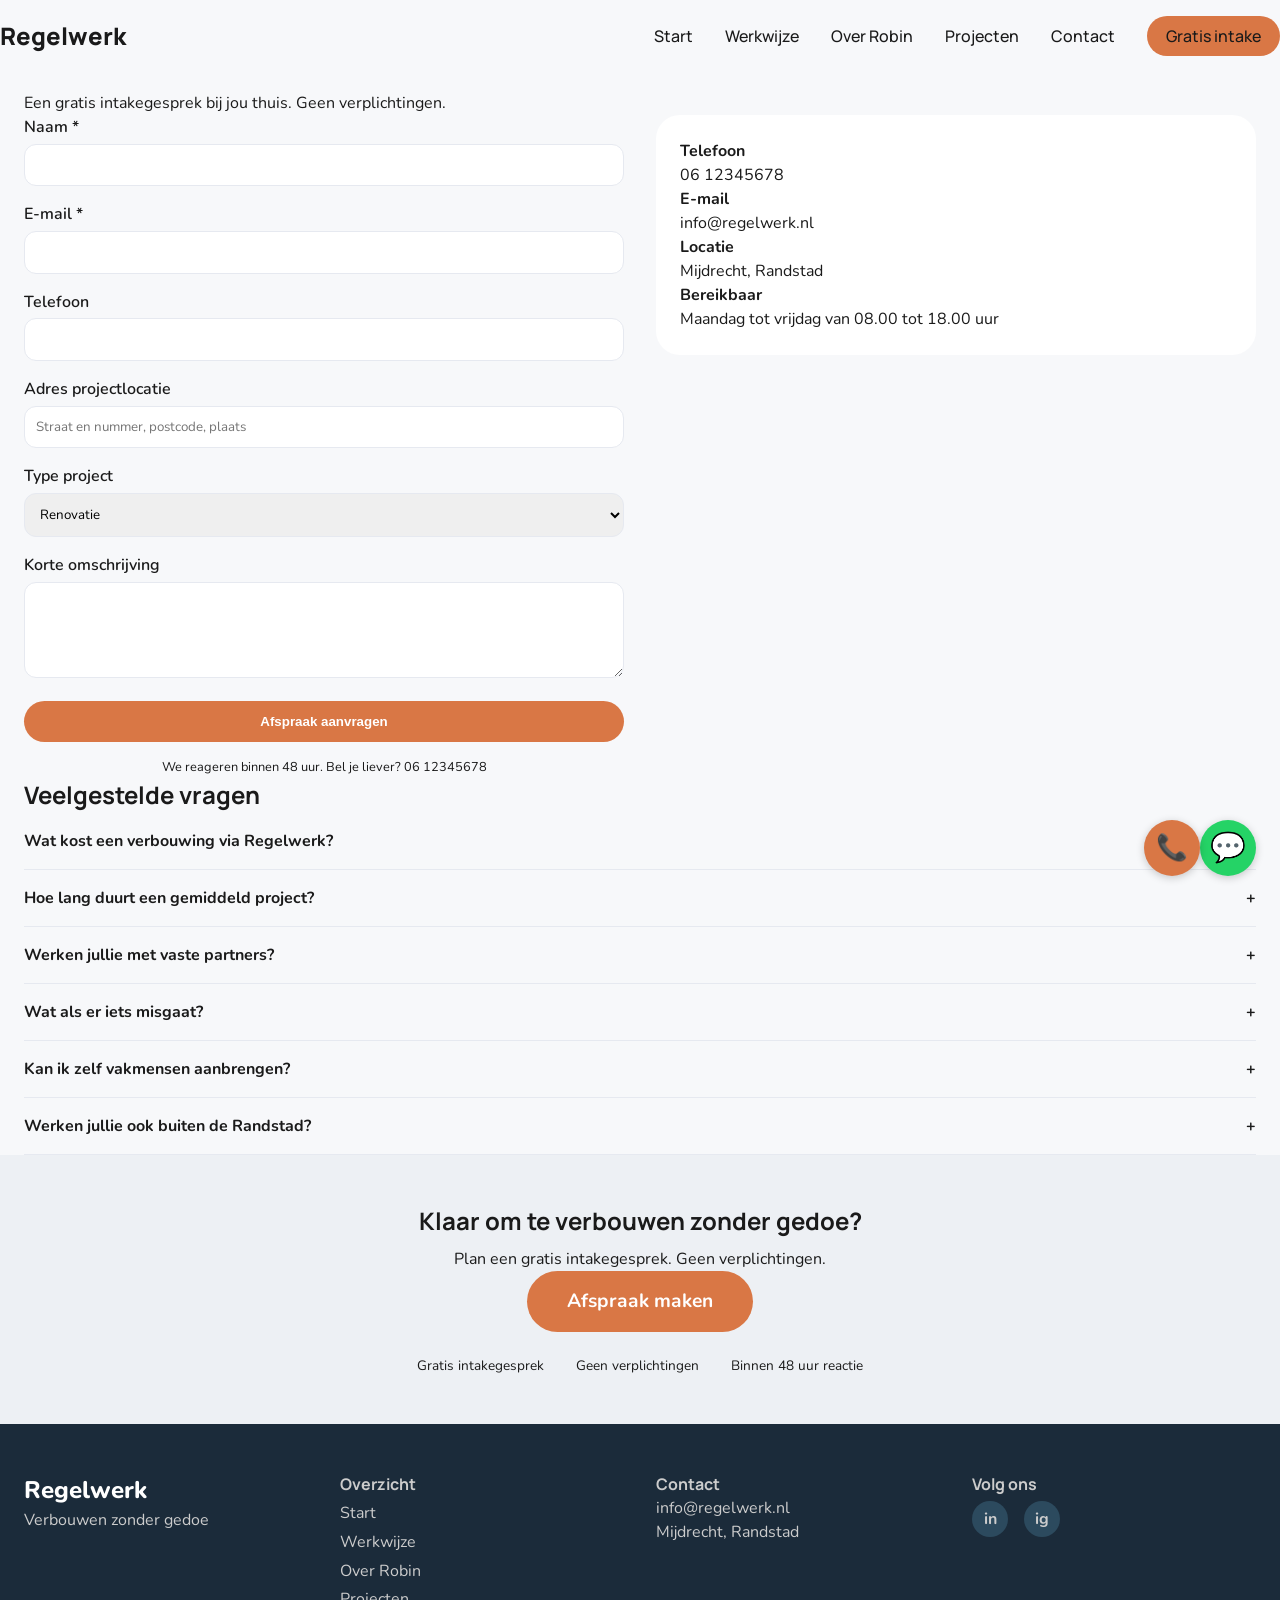
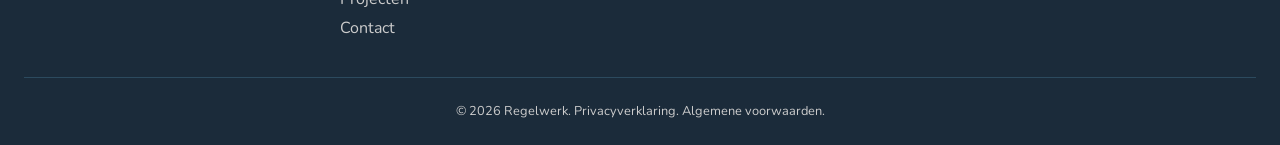
<file: projecten.html>
<!DOCTYPE html>
<html lang="nl">
<head>
  <meta charset="UTF-8">
  <meta name="viewport" content="width=device-width, initial-scale=1.0">
  <title>Regelwerk – Contact & gratis intake</title>
  <link rel="preconnect" href="https://fonts.googleapis.com">
  <link rel="preconnect" href="https://fonts.gstatic.com" crossorigin>
  <link href="https://fonts.googleapis.com/css2?family=Manrope:wght@400;500;600;700;800&family=Nunito:ital,wght@0,400;0,500;0,600;0,700;1,400&display=swap" rel="stylesheet">
  <link rel="stylesheet" href="style.css">
</head>
<body>

<nav class="navbar"><div class="nav-container"><a href="index.html" class="logo">Regelwerk</a><div class="nav-links"><a href="index.html">Start</a><a href="werkwijze.html">Werkwijze</a><a href="over-robin.html">Over Robin</a><a href="projecten.html">Projecten</a><a href="contact.html">Contact</a><a href="contact.html" class="btn-small">Gratis intake</a></div><button class="mobile-menu-btn">☰</button></div></nav>
<div class="mobile-menu" id="mobileMenu"><button class="close-menu">✕</button><a href="index.html">Start</a><a href="werkwijze.html">Werkwijze</a><a href="over-robin.html">Over Robin</a><a href="projecten.html">Projecten</a><a href="contact.html">Contact</a><a href="contact.html" class="btn-primary btn-block">Gratis intake</a></div>

<section class="page-hero"><div class="container"><h1>Laten we kennismaken.</h1><p class="subtitle">Een gratis intakegesprek bij jou thuis. Geen verplichtingen.</p></div></section>

<section class="contact-section"><div class="container"><div class="contact-grid"><div class="contact-form"><form id="contactForm"><div class="form-group"><label for="name">Naam *</label><input type="text" id="name" name="name" required></div><div class="form-group"><label for="email">E-mail *</label><input type="email" id="email" name="email" required></div><div class="form-group"><label for="phone">Telefoon</label><input type="tel" id="phone" name="phone"></div><div class="form-group"><label for="address">Adres projectlocatie</label><input type="text" id="address" name="address" placeholder="Straat en nummer, postcode, plaats"></div><div class="form-group"><label for="projecttype">Type project</label><select id="projecttype" name="projecttype"><option>Renovatie</option><option>Verbouwing</option><option>Uitbouw</option><option>Nog onzeker</option></select></div><div class="form-group"><label for="message">Korte omschrijving</label><textarea id="message" name="message" rows="4"></textarea></div><button type="submit" class="btn-primary btn-block">Afspraak aanvragen</button><p class="form-footnote">We reageren binnen 48 uur. Bel je liever? 06 12345678</p></form></div><div class="contact-info"><div class="info-card"><p><strong>Telefoon</strong><br>06 12345678</p><p><strong>E-mail</strong><br>info@regelwerk.nl</p><p><strong>Locatie</strong><br>Mijdrecht, Randstad</p><p><strong>Bereikbaar</strong><br>Maandag tot vrijdag van 08.00 tot 18.00 uur</p></div><div class="map"><iframe src="https://www.openstreetmap.org/export/embed.html?bbox=4.7%2C52.1%2C5.0%2C52.3&amp;layer=mapnik&amp;marker=52.2%2C4.85" width="100%" height="250" style="border:0; border-radius: 16px;" allowfullscreen></iframe></div></div></div></div></section>

<section class="faq"><div class="container"><h2>Veelgestelde vragen</h2><div class="accordion"><div class="accordion-item"><div class="accordion-question">Wat kost een verbouwing via Regelwerk? <span class="accordion-icon">+</span></div><div class="accordion-answer">Dat hangt af van je wensen. Na het intakegesprek en ontwerp krijg je een gedetailleerde offerte. Geen verrassingen achteraf.</div></div><div class="accordion-item"><div class="accordion-question">Hoe lang duurt een gemiddeld project? <span class="accordion-icon">+</span></div><div class="accordion-answer">Een badkamerrenovatie duurt 2 tot 3 weken. Een complete woningverbouwing 2 tot 4 maanden.</div></div><div class="accordion-item"><div class="accordion-question">Werken jullie met vaste partners? <span class="accordion-icon">+</span></div><div class="accordion-answer">Ja, Robin werkt met een netwerk van betrouwbare vakmensen.</div></div><div class="accordion-item"><div class="accordion-question">Wat als er iets misgaat? <span class="accordion-icon">+</span></div><div class="accordion-answer">Je hoort het direct. Geen verrassingen bij oplevering. We lossen het samen op.</div></div><div class="accordion-item"><div class="accordion-question">Kan ik zelf vakmensen aanbrengen? <span class="accordion-icon">+</span></div><div class="accordion-answer">In principe wel, maar we bespreken dat tijdens het intakegesprek.</div></div><div class="accordion-item"><div class="accordion-question">Werken jullie ook buiten de Randstad? <span class="accordion-icon">+</span></div><div class="accordion-answer">We starten in Mijdrecht en omgeving. Neem contact op, we kijken per project.</div></div></div></div></section>

<section class="cta-banner"><div class="container"><h2>Klaar om te verbouwen zonder gedoe?</h2><p>Plan een gratis intakegesprek. Geen verplichtingen.</p><a href="contact.html" class="btn-primary btn-large">Afspraak maken</a><div class="cta-labels"><span>Gratis intakegesprek</span><span>Geen verplichtingen</span><span>Binnen 48 uur reactie</span></div></div></section>

<footer class="footer"><div class="container"><div class="footer-grid"><div><div class="footer-logo">Regelwerk</div><p>Verbouwen zonder gedoe</p></div><div><h4>Overzicht</h4><a href="index.html">Start</a><a href="werkwijze.html">Werkwijze</a><a href="over-robin.html">Over Robin</a><a href="projecten.html">Projecten</a><a href="contact.html">Contact</a></div><div><h4>Contact</h4><p>info@regelwerk.nl</p><p>Mijdrecht, Randstad</p></div><div><h4>Volg ons</h4><div class="social-links"><a href="#">in</a><a href="#">ig</a></div></div></div><div class="footer-bottom"><p>© 2026 Regelwerk. Privacyverklaring. Algemene voorwaarden.</p></div></div></footer>
<a href="https://wa.me/31612345678" class="whatsapp-float">💬</a>
<a href="contact.html" class="floating-intake">📞</a>
<script src="script.js"></script>
</body>
</html>
</file>
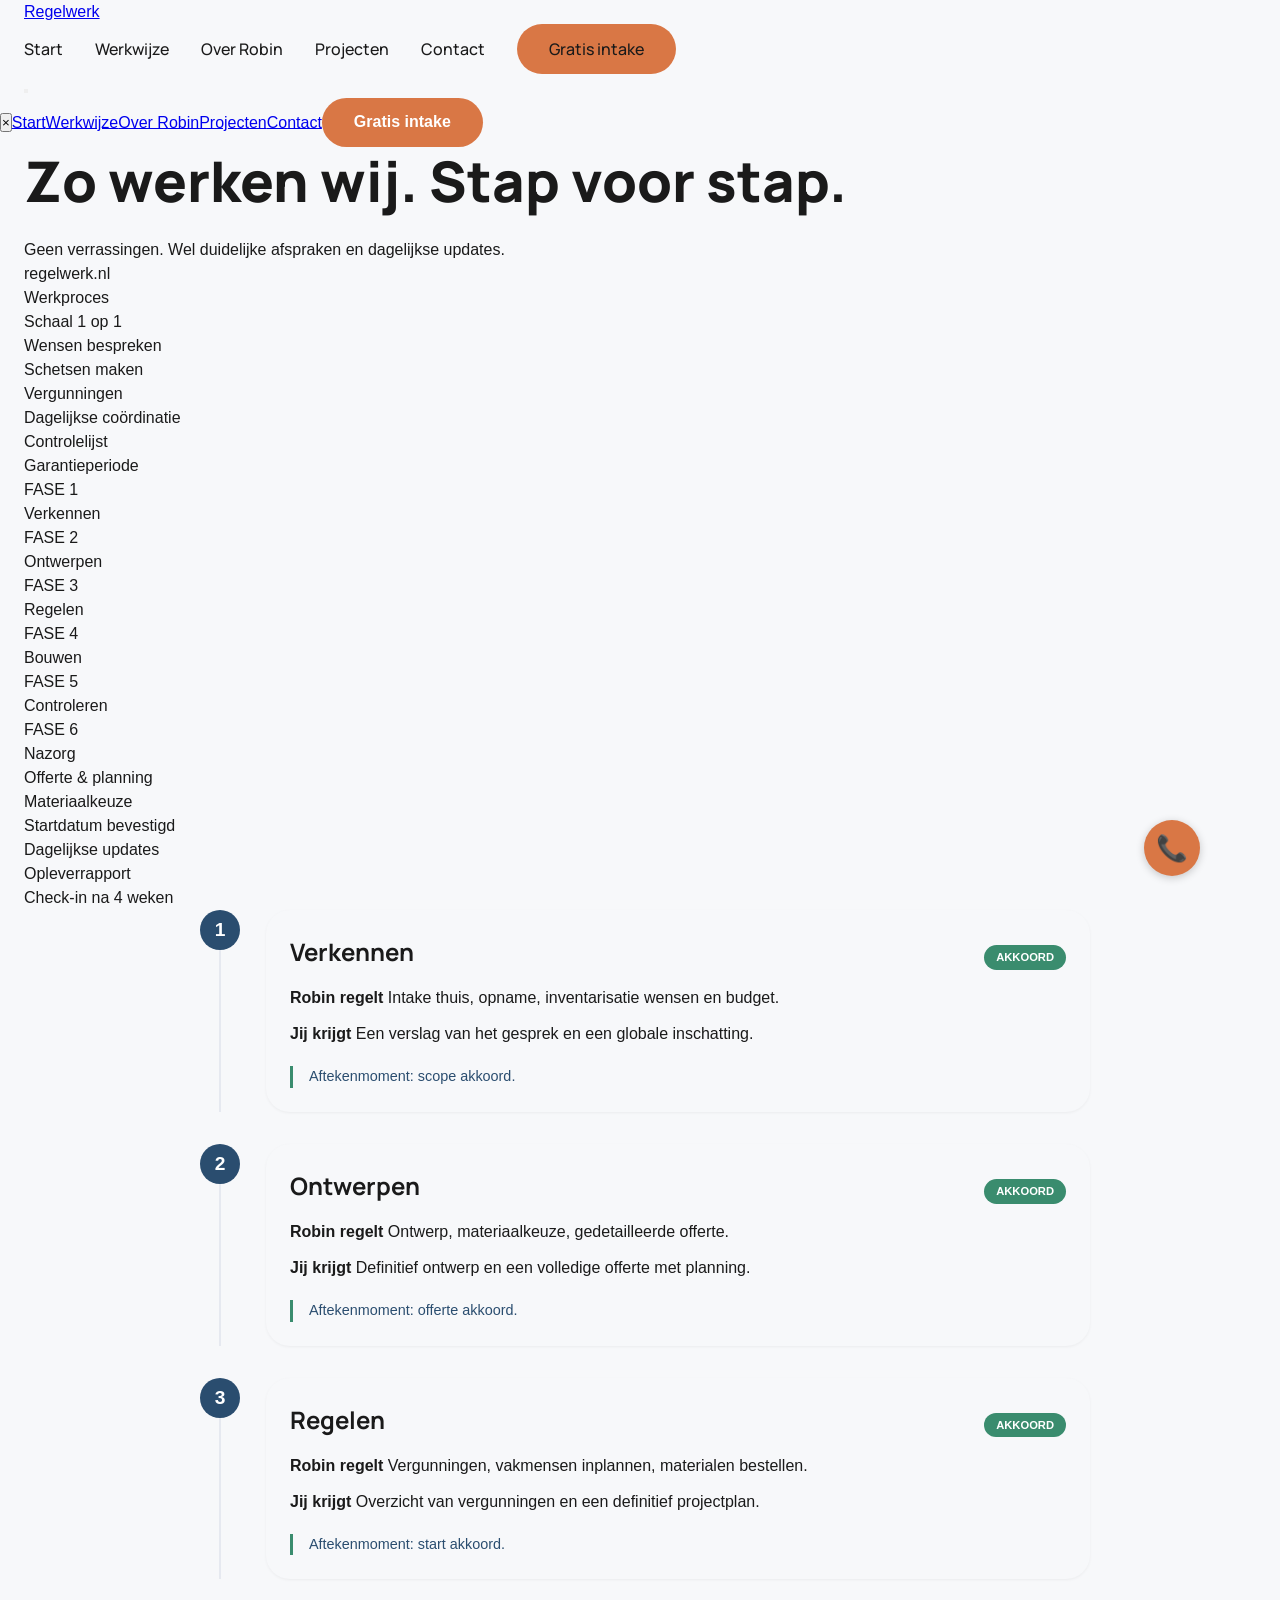
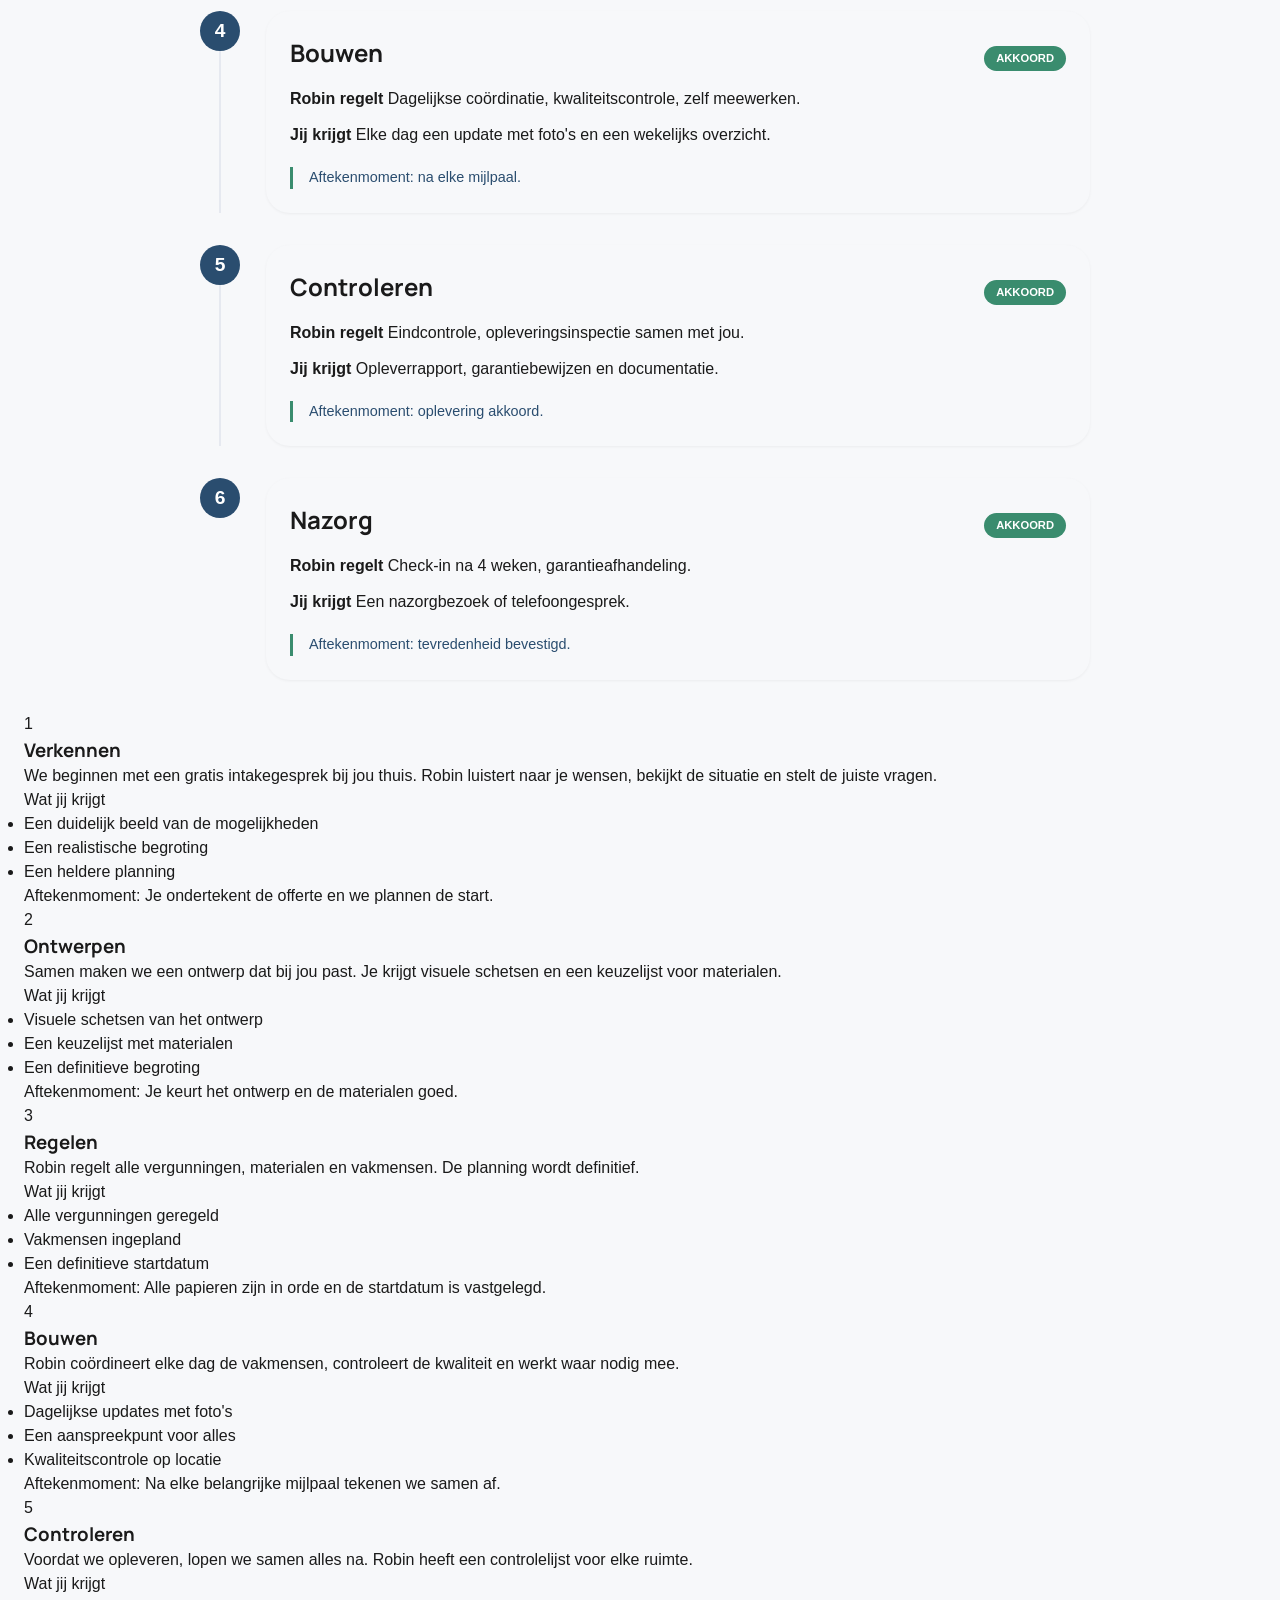
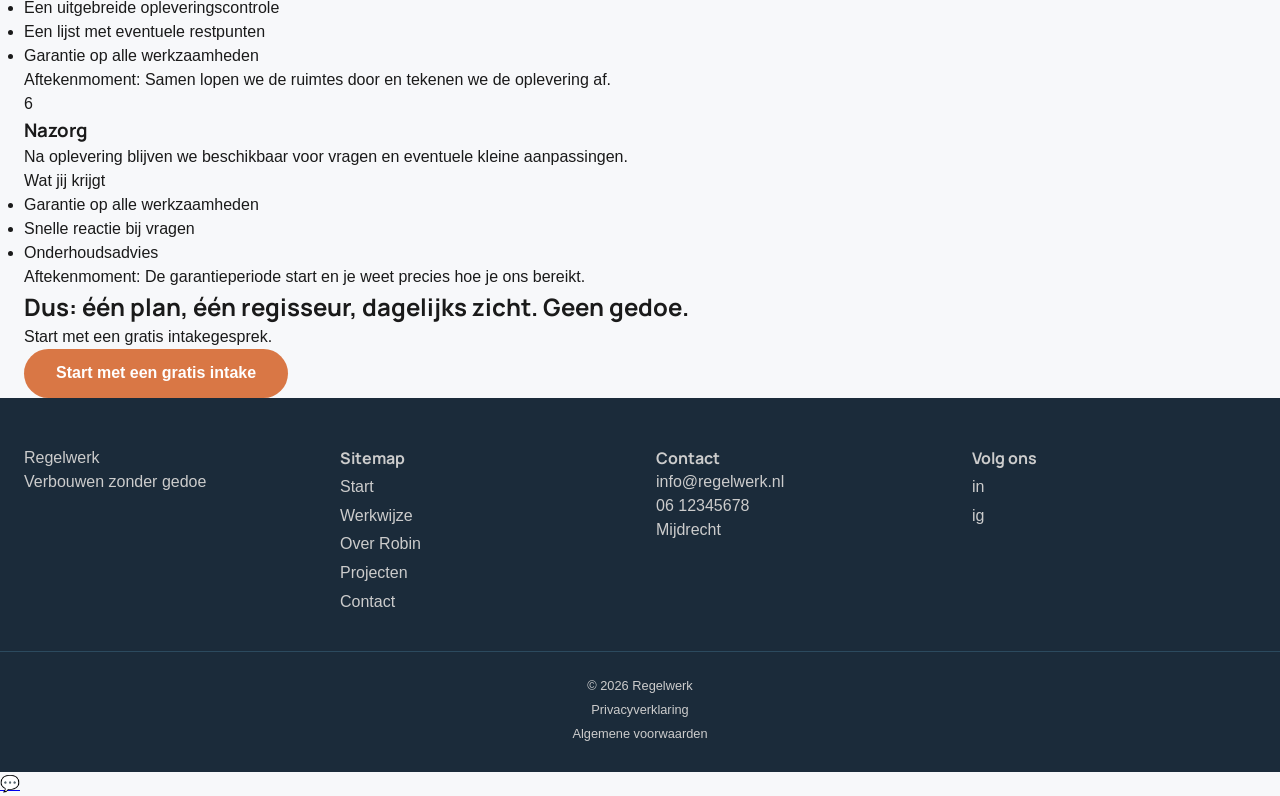
<file: werkwijze.html>
<!DOCTYPE html>
<html lang="nl">
<head>
  <meta charset="UTF-8">
  <meta name="viewport" content="width=device-width, initial-scale=1.0">
  <title>Regelwerk – Werkwijze. Stap voor stap.</title>
  <meta name="description" content="Hoe Regelwerk werkt: van verkennen tot nazorg. Elke dag een update, samen aftekenen, geen verrassingen.">
  <link rel="preconnect" href="https://fonts.googleapis.com">
  <link rel="preconnect" href="https://fonts.gstatic.com" crossorigin>
  <link href="https://fonts.googleapis.com/css2?family=Manrope:wght@400;500;600;700;800&family=Nunito+Sans:wght@400;500;600;700&display=swap" rel="stylesheet">
  <link rel="stylesheet" href="style.css">
</head>
<body>

<nav class="nav" id="nav"><div class="container nav-inner"><a href="index.html" class="nav-logo">Regelwerk</a><div class="nav-links"><a href="index.html" class="nav-link">Start</a><a href="werkwijze.html" class="nav-link active">Werkwijze</a><a href="over-robin.html" class="nav-link">Over Robin</a><a href="projecten.html" class="nav-link">Projecten</a><a href="contact.html" class="nav-link">Contact</a><a href="contact.html" class="btn-primary nav-cta">Gratis intake</a></div><button class="nav-mobile-btn"><span></span><span></span><span></span></button></div></nav>
<div class="nav-mobile-menu" id="mobileMenu"><button class="nav-mobile-close">&times;</button><a href="index.html">Start</a><a href="werkwijze.html">Werkwijze</a><a href="over-robin.html">Over Robin</a><a href="projecten.html">Projecten</a><a href="contact.html">Contact</a><a href="contact.html" class="btn-primary">Gratis intake</a></div>

<section class="page-header"><div class="container"><h1 class="page-header-title fade-in">Zo werken wij. Stap voor stap.</h1><p class="page-header-subtitle fade-in">Geen verrassingen. Wel duidelijke afspraken en dagelijkse updates.</p></div></section>

<!-- Desktop: horizontale bouwtekening (verborgen op mobiel) -->
<section class="drawing-desktop">
  <div class="container">
    <div class="drawing-canvas fade-in">
      <div class="drawing-title-block">regelwerk.nl<br>Werkproces<br>Schaal 1 op 1</div>
      <div class="drawing-annotations-top">
        <div class="drawing-annotation">Wensen bespreken</div>
        <div class="drawing-annotation">Schetsen maken</div>
        <div class="drawing-annotation">Vergunningen</div>
        <div class="drawing-annotation">Dagelijkse coördinatie</div>
        <div class="drawing-annotation">Controlelijst</div>
        <div class="drawing-annotation">Garantieperiode</div>
      </div>
      <div class="drawing-line"><div class="drawing-line-main"></div><div class="drawing-phases">
        <div class="drawing-phase" data-phase="1"><div class="drawing-phase-box"><div class="drawing-phase-num">FASE 1</div><div class="drawing-phase-name">Verkennen</div><div class="drawing-phase-dot"></div></div></div>
        <div class="drawing-phase" data-phase="2"><div class="drawing-phase-box"><div class="drawing-phase-num">FASE 2</div><div class="drawing-phase-name">Ontwerpen</div><div class="drawing-phase-dot"></div></div></div>
        <div class="drawing-phase" data-phase="3"><div class="drawing-phase-box"><div class="drawing-phase-num">FASE 3</div><div class="drawing-phase-name">Regelen</div><div class="drawing-phase-dot"></div></div></div>
        <div class="drawing-phase" data-phase="4"><div class="drawing-phase-box"><div class="drawing-phase-num">FASE 4</div><div class="drawing-phase-name">Bouwen</div><div class="drawing-phase-dot"></div></div></div>
        <div class="drawing-phase" data-phase="5"><div class="drawing-phase-box"><div class="drawing-phase-num">FASE 5</div><div class="drawing-phase-name">Controleren</div><div class="drawing-phase-dot"></div></div></div>
        <div class="drawing-phase" data-phase="6"><div class="drawing-phase-box"><div class="drawing-phase-num">FASE 6</div><div class="drawing-phase-name">Nazorg</div><div class="drawing-phase-dot"></div></div></div>
      </div></div>
      <div class="drawing-annotations-bottom">
        <div class="drawing-annotation">Offerte & planning</div>
        <div class="drawing-annotation">Materiaalkeuze</div>
        <div class="drawing-annotation">Startdatum bevestigd</div>
        <div class="drawing-annotation">Dagelijkse updates</div>
        <div class="drawing-annotation">Opleverrapport</div>
        <div class="drawing-annotation">Check‑in na 4 weken</div>
      </div>
    </div>
  </div>
</section>

<!-- Mobiel: verticale stappenlijst (verborgen op desktop) -->
<section class="drawing-mobile">
  <div class="container">
    <div class="step-list fade-in">
      <div class="step-item"><div class="step-marker"><span class="step-nr">1</span><div class="step-line"></div></div><div class="step-content"><div class="step-header"><h3>Verkennen</h3><span class="step-akkoord">AKKOORD</span></div><div class="step-details"><div><strong>Robin regelt</strong> Intake thuis, opname, inventarisatie wensen en budget.</div><div><strong>Jij krijgt</strong> Een verslag van het gesprek en een globale inschatting.</div><div class="step-sign">Aftekenmoment: scope akkoord.</div></div></div></div>
      <div class="step-item"><div class="step-marker"><span class="step-nr">2</span><div class="step-line"></div></div><div class="step-content"><div class="step-header"><h3>Ontwerpen</h3><span class="step-akkoord">AKKOORD</span></div><div class="step-details"><div><strong>Robin regelt</strong> Ontwerp, materiaalkeuze, gedetailleerde offerte.</div><div><strong>Jij krijgt</strong> Definitief ontwerp en een volledige offerte met planning.</div><div class="step-sign">Aftekenmoment: offerte akkoord.</div></div></div></div>
      <div class="step-item"><div class="step-marker"><span class="step-nr">3</span><div class="step-line"></div></div><div class="step-content"><div class="step-header"><h3>Regelen</h3><span class="step-akkoord">AKKOORD</span></div><div class="step-details"><div><strong>Robin regelt</strong> Vergunningen, vakmensen inplannen, materialen bestellen.</div><div><strong>Jij krijgt</strong> Overzicht van vergunningen en een definitief projectplan.</div><div class="step-sign">Aftekenmoment: start akkoord.</div></div></div></div>
      <div class="step-item"><div class="step-marker"><span class="step-nr">4</span><div class="step-line"></div></div><div class="step-content"><div class="step-header"><h3>Bouwen</h3><span class="step-akkoord">AKKOORD</span></div><div class="step-details"><div><strong>Robin regelt</strong> Dagelijkse coördinatie, kwaliteitscontrole, zelf meewerken.</div><div><strong>Jij krijgt</strong> Elke dag een update met foto's en een wekelijks overzicht.</div><div class="step-sign">Aftekenmoment: na elke mijlpaal.</div></div></div></div>
      <div class="step-item"><div class="step-marker"><span class="step-nr">5</span><div class="step-line"></div></div><div class="step-content"><div class="step-header"><h3>Controleren</h3><span class="step-akkoord">AKKOORD</span></div><div class="step-details"><div><strong>Robin regelt</strong> Eindcontrole, opleveringsinspectie samen met jou.</div><div><strong>Jij krijgt</strong> Opleverrapport, garantiebewijzen en documentatie.</div><div class="step-sign">Aftekenmoment: oplevering akkoord.</div></div></div></div>
      <div class="step-item"><div class="step-marker"><span class="step-nr">6</span></div><div class="step-content"><div class="step-header"><h3>Nazorg</h3><span class="step-akkoord">AKKOORD</span></div><div class="step-details"><div><strong>Robin regelt</strong> Check‑in na 4 weken, garantieafhandeling.</div><div><strong>Jij krijgt</strong> Een nazorgbezoek of telefoongesprek.</div><div class="step-sign">Aftekenmoment: tevredenheid bevestigd.</div></div></div></div>
    </div>
  </div>
</section>

<!-- Uitgebreide fasekaarten (voor beide) -->
<section class="phase-details"><div class="container">
  <div class="phase-card fade-in" id="phase-1"><div class="phase-number">1</div><div><h3>Verkennen</h3><p>We beginnen met een gratis intakegesprek bij jou thuis. Robin luistert naar je wensen, bekijkt de situatie en stelt de juiste vragen.</p><div class="phase-result"><div class="phase-result-label">Wat jij krijgt</div><ul><li>Een duidelijk beeld van de mogelijkheden</li><li>Een realistische begroting</li><li>Een heldere planning</li></ul></div><div class="phase-approval">Aftekenmoment: Je ondertekent de offerte en we plannen de start.</div></div></div>
  <div class="phase-card fade-in" id="phase-2"><div class="phase-number">2</div><div><h3>Ontwerpen</h3><p>Samen maken we een ontwerp dat bij jou past. Je krijgt visuele schetsen en een keuzelijst voor materialen.</p><div class="phase-result"><div class="phase-result-label">Wat jij krijgt</div><ul><li>Visuele schetsen van het ontwerp</li><li>Een keuzelijst met materialen</li><li>Een definitieve begroting</li></ul></div><div class="phase-approval">Aftekenmoment: Je keurt het ontwerp en de materialen goed.</div></div></div>
  <div class="phase-card fade-in" id="phase-3"><div class="phase-number">3</div><div><h3>Regelen</h3><p>Robin regelt alle vergunningen, materialen en vakmensen. De planning wordt definitief.</p><div class="phase-result"><div class="phase-result-label">Wat jij krijgt</div><ul><li>Alle vergunningen geregeld</li><li>Vakmensen ingepland</li><li>Een definitieve startdatum</li></ul></div><div class="phase-approval">Aftekenmoment: Alle papieren zijn in orde en de startdatum is vastgelegd.</div></div></div>
  <div class="phase-card fade-in" id="phase-4"><div class="phase-number">4</div><div><h3>Bouwen</h3><p>Robin coördineert elke dag de vakmensen, controleert de kwaliteit en werkt waar nodig mee.</p><div class="phase-result"><div class="phase-result-label">Wat jij krijgt</div><ul><li>Dagelijkse updates met foto's</li><li>Een aanspreekpunt voor alles</li><li>Kwaliteitscontrole op locatie</li></ul></div><div class="phase-approval">Aftekenmoment: Na elke belangrijke mijlpaal tekenen we samen af.</div></div></div>
  <div class="phase-card fade-in" id="phase-5"><div class="phase-number">5</div><div><h3>Controleren</h3><p>Voordat we opleveren, lopen we samen alles na. Robin heeft een controlelijst voor elke ruimte.</p><div class="phase-result"><div class="phase-result-label">Wat jij krijgt</div><ul><li>Een uitgebreide opleveringscontrole</li><li>Een lijst met eventuele restpunten</li><li>Garantie op alle werkzaamheden</li></ul></div><div class="phase-approval">Aftekenmoment: Samen lopen we de ruimtes door en tekenen we de oplevering af.</div></div></div>
  <div class="phase-card fade-in" id="phase-6"><div class="phase-number">6</div><div><h3>Nazorg</h3><p>Na oplevering blijven we beschikbaar voor vragen en eventuele kleine aanpassingen.</p><div class="phase-result"><div class="phase-result-label">Wat jij krijgt</div><ul><li>Garantie op alle werkzaamheden</li><li>Snelle reactie bij vragen</li><li>Onderhoudsadvies</li></ul></div><div class="phase-approval">Aftekenmoment: De garantieperiode start en je weet precies hoe je ons bereikt.</div></div></div>
</div></section>

<section class="intake-strip"><div class="container fade-in"><h2 class="is-title">Dus: één plan, één regisseur, dagelijks zicht. Geen gedoe.</h2><p class="is-subtitle">Start met een gratis intakegesprek.</p><a href="contact.html" class="btn-primary">Start met een gratis intake</a></div></section>

<footer class="footer"><div class="container footer-grid"><div><div class="footer-brand">Regelwerk</div><p class="footer-tagline">Verbouwen zonder gedoe</p></div><div><h4 class="footer-heading">Sitemap</h4><div class="footer-links"><a href="index.html">Start</a><a href="werkwijze.html">Werkwijze</a><a href="over-robin.html">Over Robin</a><a href="projecten.html">Projecten</a><a href="contact.html">Contact</a></div></div><div><h4 class="footer-heading">Contact</h4><div>info@regelwerk.nl</div><div>06 12345678</div><div>Mijdrecht</div></div><div><h4 class="footer-heading">Volg ons</h4><div class="footer-social"><a href="#">in</a><a href="#">ig</a></div></div></div><div class="container footer-bottom"><div>© 2026 Regelwerk</div><div><a href="#">Privacyverklaring</a><a href="#">Algemene voorwaarden</a></div></div></footer>
<a href="https://wa.me/31612345678" class="whatsapp-btn" target="_blank">💬</a>
<a href="contact.html" class="floating-intake">📞</a>
<script src="script.js"></script>
</body>
</html>
</file>
<file: style.css>
/* style.css - Regelwerk (verbeterd, responsief) */
:root {
  --bg-white: #F7F8FA;
  --gray-light: #EDF0F4;
  --blueprint: #2A4D6F;
  --text-dark: #1A1A1A;
  --accent: #D97745;
  --line-struct: #5C7A8A;
  --positive: #3A8C6E;
  --footer-bg: #1B2B3A;
  --border-light: #E6E9F0;
  --font-head: 'Manrope', sans-serif;
  --font-body: 'Nunito', sans-serif;
}

* { margin: 0; padding: 0; box-sizing: border-box; }
body {
  font-family: var(--font-body);
  background: var(--bg-white);
  color: var(--text-dark);
  line-height: 1.5;
}
h1, h2, h3, h4, .logo, .btn, .nav-links a { font-family: var(--font-head); }
.container { max-width: 1280px; margin: 0 auto; padding: 0 1.5rem; }

/* Navigatie */
.navbar {
  position: fixed; top: 0; width: 100%; background: var(--bg-white);
  border-bottom: 1px solid transparent; z-index: 1000;
  transition: box-shadow 0.2s; height: 72px; display: flex; align-items: center;
}
.navbar.scrolled { box-shadow: 0 2px 8px rgba(0,0,0,0.05); border-bottom-color: var(--border-light); }
.nav-container { width: 100%; display: flex; justify-content: space-between; align-items: center; }
.logo { font-size: 1.5rem; font-weight: 800; color: var(--text-dark); text-decoration: none; }
.nav-links { display: flex; gap: 2rem; align-items: center; }
.nav-links a { text-decoration: none; color: var(--text-dark); font-weight: 500; }
.nav-links a:hover { color: var(--blueprint); }
.btn-small { background: var(--accent); color: white; padding: 0.5rem 1.2rem; border-radius: 2rem; text-decoration: none; font-weight: 600; transition: background 0.2s; }
.btn-small:hover { background: #c35e2e; }
.mobile-menu-btn { display: none; background: none; border: none; font-size: 1.8rem; cursor: pointer; }
.mobile-menu {
  position: fixed; top: 0; left: 0; width: 100%; height: 100%;
  background: var(--bg-white); z-index: 1001;
  transform: translateX(100%); transition: transform 0.3s;
  padding: 2rem; display: flex; flex-direction: column; gap: 1.5rem;
}
.mobile-menu.open { transform: translateX(0); }
.close-menu { align-self: flex-end; font-size: 2rem; background: none; border: none; }
.mobile-menu a { font-size: 1.5rem; text-decoration: none; color: var(--text-dark); font-weight: 700; }

/* Knoppen */
.btn-primary {
  display: inline-block; background: var(--accent); color: white;
  text-decoration: none; padding: 0.8rem 2rem; border-radius: 2rem;
  font-weight: 700; transition: background 0.2s; border: none; cursor: pointer;
}
.btn-primary:hover { background: #c35e2e; }
.btn-large { padding: 1rem 2.5rem; font-size: 1.2rem; }
.btn-block { display: block; width: 100%; text-align: center; }

/* Helden */
.hero { padding: 8rem 0 4rem; background: var(--bg-white); }
.hero-grid { display: grid; grid-template-columns: 1fr 1fr; gap: 3rem; align-items: center; }
.hero-label { font-size: 0.75rem; color: var(--line-struct); letter-spacing: 0.05em; margin-bottom: 1rem; }
h1 { font-size: 3.5rem; font-weight: 800; line-height: 1.2; margin-bottom: 1.5rem; }
.hero-sub { font-size: 1.2rem; color: var(--line-struct); max-width: 550px; margin-bottom: 2rem; }
.trust-row { display: flex; gap: 1.5rem; margin-top: 2rem; font-size: 0.9rem; }
.illustration-house {
  background: var(--gray-light); height: 300px; border-radius: 24px;
  background-image: url('data:image/svg+xml;utf8,<svg xmlns="http://www.w3.org/2000/svg" viewBox="0 0 200 150"><rect x="20" y="60" width="160" height="80" fill="%23E6E9F0"/><polygon points="20,60 100,20 180,60" fill="%232A4D6F"/><rect x="80" y="90" width="40" height="50" fill="%23D97745"/></svg>');
  background-size: cover; background-repeat: no-repeat; background-position: center;
}

/* Probleem/oplossing compact */
.problem-solution { padding: 3rem 0; background: white; }
.ps-compact { display: flex; justify-content: center; gap: 2rem; flex-wrap: wrap; }
.ps-col { flex: 1; min-width: 240px; background: var(--bg-white); padding: 1.5rem; border-radius: 24px; }
.ps-col h3 { margin-bottom: 1rem; }
.ps-col ul { list-style: none; }
.ps-col li { margin: 0.5rem 0; }
.ps-conclusion { text-align: center; font-size: 1.2rem; margin-top: 1.5rem; font-style: italic; color: var(--blueprint); }

/* Preview */
.preview-process { padding: 3rem 0; background: var(--gray-light); }
.section-title { text-align: center; font-size: 2rem; margin-bottom: 2rem; }
.mini-timeline { display: flex; flex-wrap: wrap; justify-content: center; gap: 0.75rem; margin-bottom: 2rem; }
.mini-timeline span { background: white; padding: 0.5rem 1rem; border-radius: 40px; font-weight: 600; font-size: 0.9rem; }
.link-arrow { color: var(--accent); text-decoration: none; font-weight: 600; }
.link-arrow:hover { text-decoration: underline; }

/* Trust */
.trust { padding: 4rem 0; }
.trust-grid { display: flex; gap: 2rem; justify-content: center; flex-wrap: wrap; }
.trust-item { flex: 1; min-width: 240px; text-align: center; }
.trust-line { width: 40px; height: 3px; background: var(--accent); margin: 0 auto 1rem; }
.trust-item h3 { margin-bottom: 0.5rem; font-size: 1.3rem; }

/* Regio */
.region { padding: 4rem 0; background: white; }
.region-grid { display: grid; grid-template-columns: 1fr 1fr; gap: 2rem; }
.region-list { display: grid; grid-template-columns: 1fr 1fr; gap: 0.5rem; margin-top: 1rem; }

/* CTA banner */
.cta-banner { background: var(--gray-light); text-align: center; padding: 3rem 1rem; }
.cta-banner h2 { margin-bottom: 0.5rem; }
.cta-labels { display: flex; justify-content: center; gap: 2rem; margin-top: 1.5rem; font-size: 0.85rem; flex-wrap: wrap; }

/* Footer */
.footer { background: var(--footer-bg); color: #ccc; padding: 3rem 0 1.5rem; }
.footer-grid { display: grid; grid-template-columns: repeat(auto-fit, minmax(160px,1fr)); gap: 2rem; margin-bottom: 2rem; }
.footer-logo { font-size: 1.5rem; font-weight: 800; color: white; }
.footer a { color: #ccc; text-decoration: none; display: block; margin: 0.3rem 0; }
.footer a:hover { color: var(--accent); }
.social-links { display: flex; gap: 1rem; }
.social-links a { background: #2c4a5e; width: 36px; height: 36px; display: flex; align-items: center; justify-content: center; border-radius: 50%; font-weight: bold; }
.footer-bottom { text-align: center; border-top: 1px solid #2c4a5e; padding-top: 1.5rem; font-size: 0.8rem; }

/* Zwevende knoppen */
.whatsapp-float, .floating-intake {
  position: fixed; bottom: 1.5rem; width: 56px; height: 56px;
  border-radius: 50%; display: flex; align-items: center; justify-content: center;
  font-size: 1.8rem; color: white; text-decoration: none; box-shadow: 0 2px 8px rgba(0,0,0,0.2);
  transition: background 0.2s; z-index: 99;
}
.whatsapp-float { background: #25D366; right: 1.5rem; }
.whatsapp-float:hover { background: #128C7E; }
.floating-intake { background: var(--accent); right: 5rem; font-size: 1.6rem; }
.floating-intake:hover { background: #c35e2e; }
@media (max-width: 480px) { .floating-intake { right: 4rem; width: 48px; height: 48px; font-size: 1.4rem; } }

/* Werkwijze - verticale stappenlijst (Optie A) */
.process-steps { padding: 4rem 0; background: white; }
.step-list { max-width: 900px; margin: 0 auto; }
.step-item { display: flex; margin-bottom: 2rem; }
.step-marker { flex-shrink: 0; width: 60px; text-align: center; position: relative; }
.step-nr { display: inline-block; width: 40px; height: 40px; background: var(--blueprint); color: white; border-radius: 50%; line-height: 40px; font-weight: bold; font-size: 1.2rem; }
.step-line { width: 2px; background: var(--border-light); margin: 0 auto; height: calc(100% - 40px); min-height: 40px; }
.step-item:last-child .step-line { display: none; }
.step-content { flex: 1; background: var(--bg-white); border-radius: 24px; padding: 1.5rem; margin-left: 1rem; box-shadow: 0 1px 3px rgba(0,0,0,0.05); }
.step-header { display: flex; justify-content: space-between; align-items: baseline; flex-wrap: wrap; margin-bottom: 1rem; }
.step-header h3 { font-size: 1.5rem; margin: 0; }
.step-akkoord { background: var(--positive); color: white; padding: 0.25rem 0.75rem; border-radius: 40px; font-size: 0.7rem; font-weight: bold; }
.step-details { display: flex; flex-direction: column; gap: 0.75rem; }
.step-robin, .step-klant { font-size: 0.95rem; }
.step-sign { border-left: 3px solid var(--positive); padding-left: 1rem; font-size: 0.9rem; margin-top: 0.5rem; color: var(--blueprint); }

/* Over Robin */
.about-grid { display: grid; grid-template-columns: 1fr 1fr; gap: 2rem; }
.placeholder-img { background: var(--gray-light); height: 400px; border-radius: 24px; display: flex; align-items: center; justify-content: center; color: var(--line-struct); }
.long-story p { margin-bottom: 1rem; line-height: 1.6; }
.stats { display: flex; gap: 2rem; margin-top: 2rem; flex-wrap: wrap; }
.stat-num { font-size: 2rem; font-weight: 800; color: var(--blueprint); }
.quotes { background: var(--gray-light); padding: 4rem 0; }
.quote-block { background: white; padding: 2rem; border-radius: 24px; margin-bottom: 1.5rem; position: relative; }
.quote-mark { font-size: 3rem; color: var(--accent); position: absolute; top: 0.5rem; left: 1rem; opacity: 0.3; }
.quote-block p { font-style: italic; font-size: 1.1rem; margin-bottom: 0.5rem; }
cite { display: block; text-align: right; color: var(--line-struct); }
.behind-scenes { padding: 4rem 0; }
.image-grid { display: grid; grid-template-columns: repeat(2,1fr); gap: 1rem; margin: 2rem 0; }
.image-placeholder { background: var(--gray-light); aspect-ratio: 1; border-radius: 24px; display: flex; align-items: center; justify-content: center; color: var(--line-struct); }

/* Projecten */
.project-grid { padding: 2rem 0; }
.projects { display: grid; grid-template-columns: repeat(3,1fr); gap: 2rem; }
.project-card { background: white; border-radius: 24px; overflow: hidden; padding: 1rem; box-shadow: 0 1px 3px rgba(0,0,0,0.05); }
.project-img { background: var(--gray-light); height: 180px; border-radius: 16px; display: flex; align-items: center; justify-content: center; margin-bottom: 1rem; }
.status { display: inline-block; font-size: 0.7rem; background: var(--gray-light); padding: 0.2rem 0.8rem; border-radius: 20px; margin-top: 0.5rem; }
.instagram-feed { background: var(--gray-light); padding: 4rem 0; }
.insta-grid { display: grid; grid-template-columns: repeat(3,1fr); gap: 1rem; margin: 2rem 0; }
.insta-placeholder { background: white; aspect-ratio: 1; border-radius: 16px; }

/* Contact & FAQ */
.contact-grid { display: grid; grid-template-columns: 1fr 1fr; gap: 2rem; }
.form-group { margin-bottom: 1rem; }
.form-group label { display: block; font-weight: 600; margin-bottom: 0.3rem; }
.form-group input, .form-group select, .form-group textarea { width: 100%; padding: 0.7rem; border: 1px solid var(--border-light); border-radius: 12px; font-family: var(--font-body); }
.form-footnote { font-size: 0.8rem; margin-top: 1rem; text-align: center; }
.info-card { background: white; padding: 1.5rem; border-radius: 24px; margin-bottom: 1rem; }
.accordion-item { border-bottom: 1px solid var(--border-light); }
.accordion-question { display: flex; justify-content: space-between; padding: 1rem 0; font-weight: 700; cursor: pointer; }
.accordion-answer { max-height: 0; overflow: hidden; transition: max-height 0.3s; padding-bottom: 0; }
.accordion-item.open .accordion-answer { max-height: 200px; padding-bottom: 1rem; }

/* Responsive */
@media (max-width: 768px) {
  .nav-links { display: none; }
  .mobile-menu-btn { display: block; }
  .hero { padding: 6rem 0 2rem; }
  h1 { font-size: 2.2rem; }
  .hero-grid, .ps-compact, .region-grid, .contact-grid, .about-grid, .projects {
    grid-template-columns: 1fr;
  }
  .ps-compact { flex-direction: column; gap: 1rem; }
  .step-item { flex-direction: column; }
  .step-marker { width: 100%; text-align: left; margin-bottom: 0.5rem; display: flex; align-items: center; gap: 1rem; }
  .step-line { display: none; }
  .step-content { margin-left: 0; }
  .step-header h3 { font-size: 1.3rem; }
  .trust-grid, .projects { gap: 1.5rem; }
  .projects { grid-template-columns: 1fr; }
  .insta-grid { grid-template-columns: repeat(2,1fr); }
  .floating-intake { display: none; } /* extra knop op mobiel verbergt, anders te druk */
}
@media (max-width: 480px) {
  .container { padding: 0 1rem; }
  .trust-row { flex-direction: column; gap: 0.5rem; align-items: center; }
  .cta-labels { flex-direction: column; gap: 0.5rem; }
  .about-grid .placeholder-img { height: 250px; }
  .image-grid { grid-template-columns: 1fr; }
}

.text-center { text-align: center; }
.summary-cta { text-align: center; padding: 3rem 0; }
.summary-text { font-size: 1.3rem; margin-bottom: 1.5rem; }
</file>
